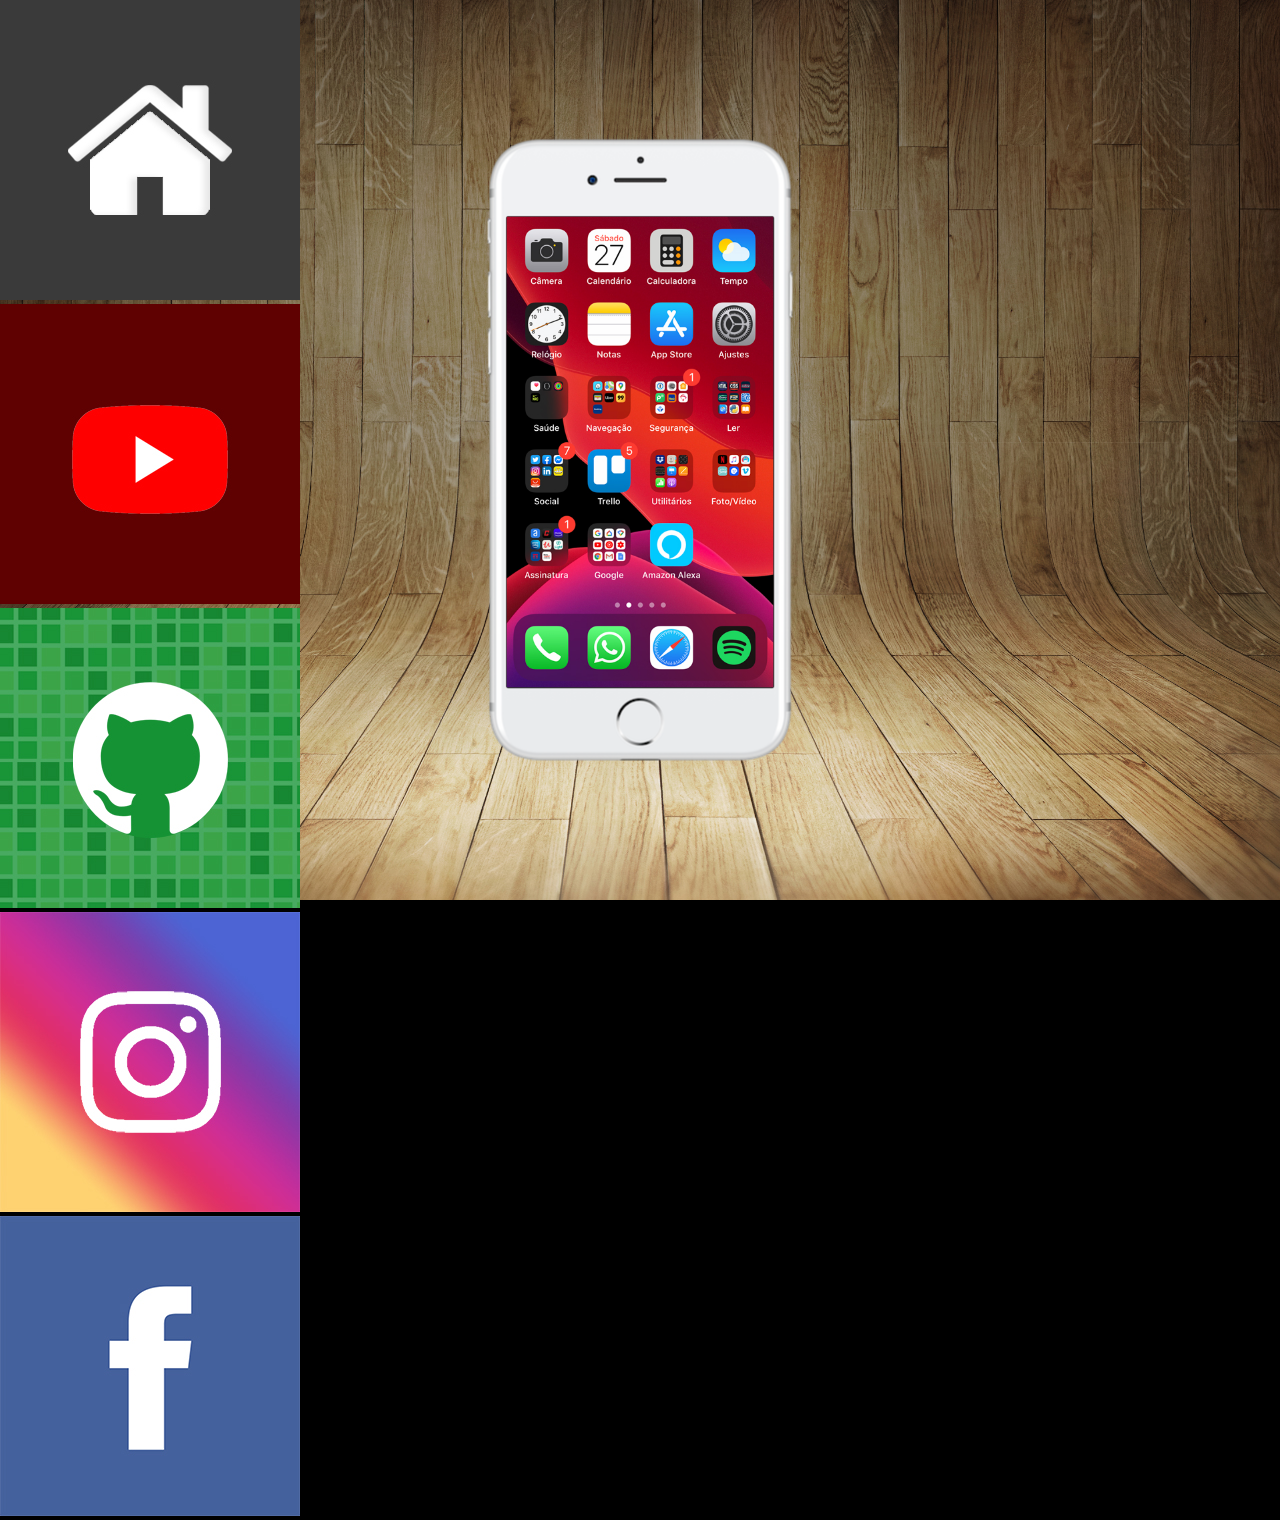
<file: index.html>
<!DOCTYPE html>
<html lang="pt-br">
<head>
    <meta charset="UTF-8">
    <meta name="viewport" content="width=device-width, initial-scale=1.0">
    <link rel="shortcut icon" href="favicon.ico" type="image/x-icon">
    <link rel="stylesheet" href="estilos/style.css">
    <title>Projeto Redes Sociais</title>
</head>
<body>
    <main>
        <section id="telefone">
         <iframe src="home.html" name="tela" id="tela" frameborder="0">
            Seu navegador não é compativel com isso.
         </iframe>
        </section>
        <section id="redes sociais">
        <a href="home.html" target="tela"><img src="imagens/logo-home.jpg" alt="Home"></a><br>
        <a href="youtube.html" target="tela"><img src="imagens/logo-youtube.jpg" alt="Youtube"></a><br>
        <a href="github.html" target="tela"><img src="imagens/logo-github.jpg" alt="GitHub"></a><br>
        <a href="instagram.html" target="tela"><img src="imagens/logo-instagram.jpg" alt="Instagram"></a><br>
        <a href="facebook.html" target="tela"><img src="imagens/logo-facebook.jpg" alt="Facebook"></a>
        </section>
    </main>
</body>
</html>
</file>
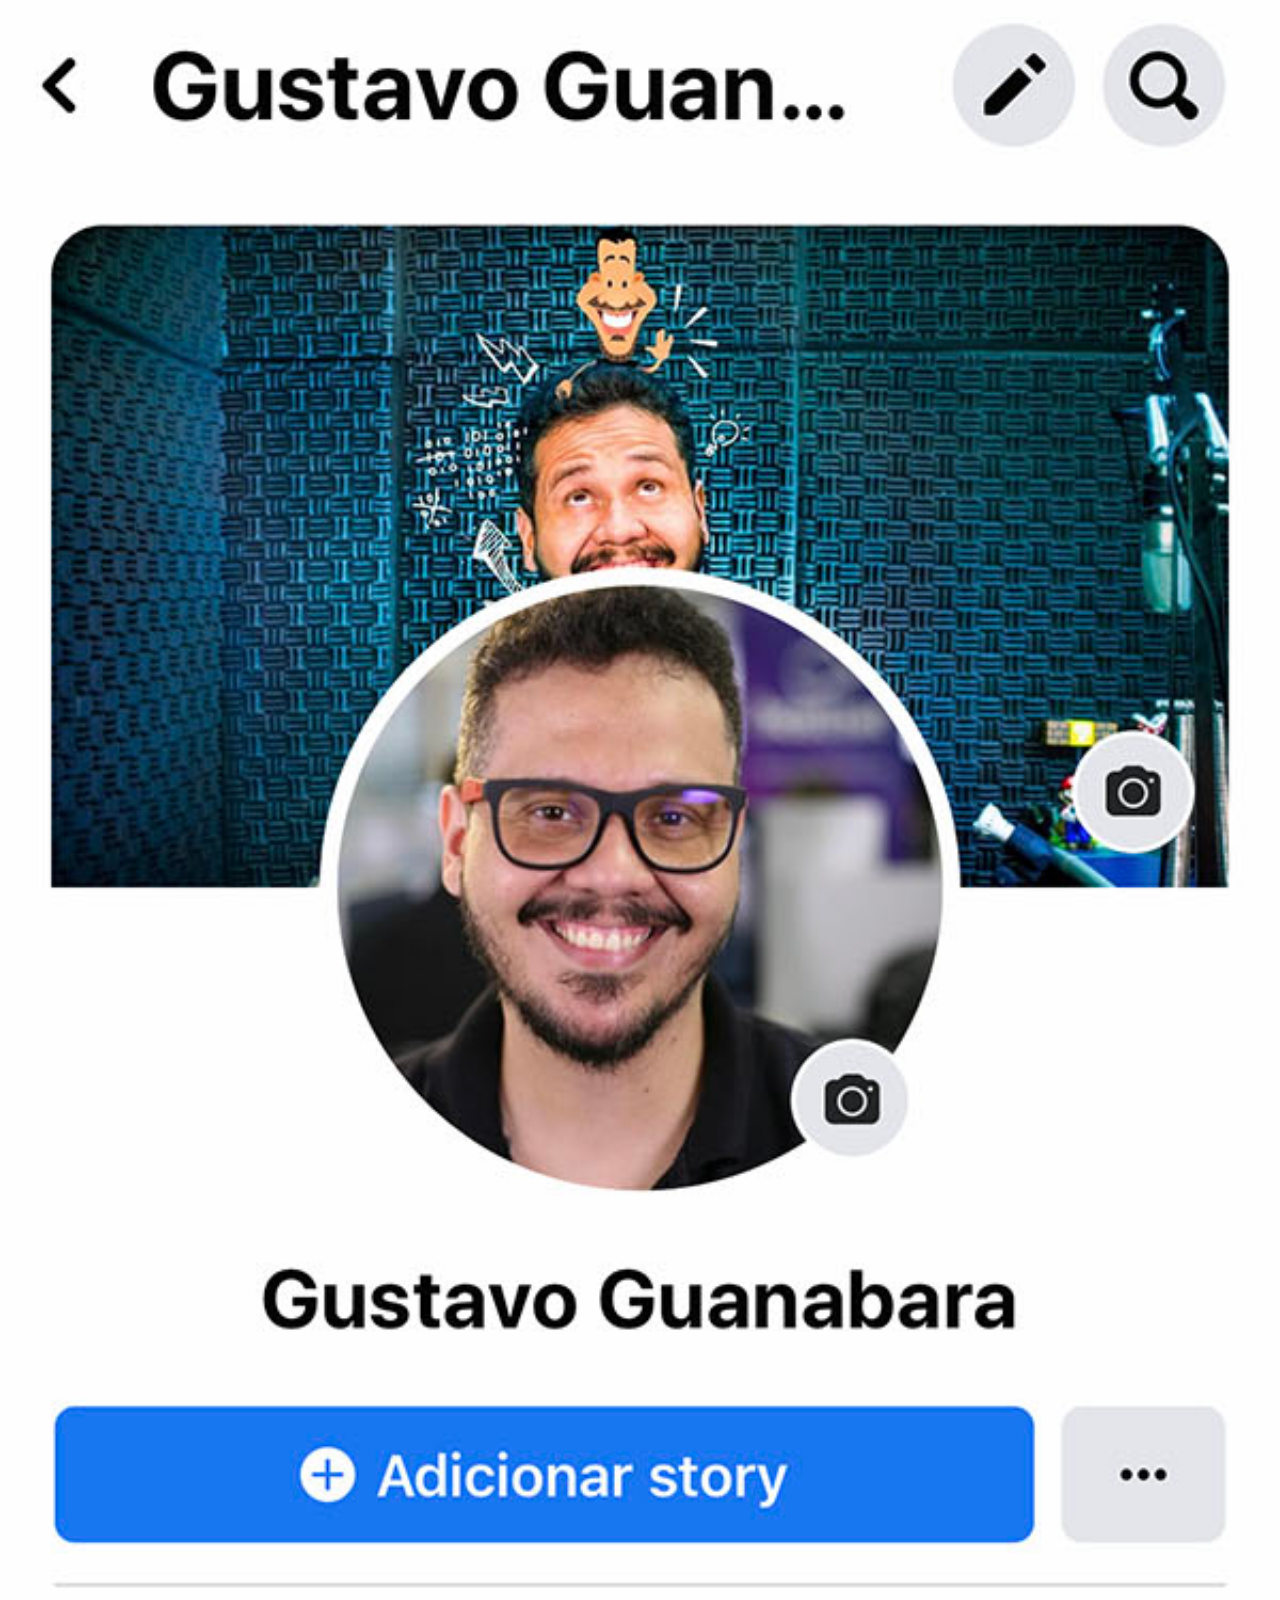
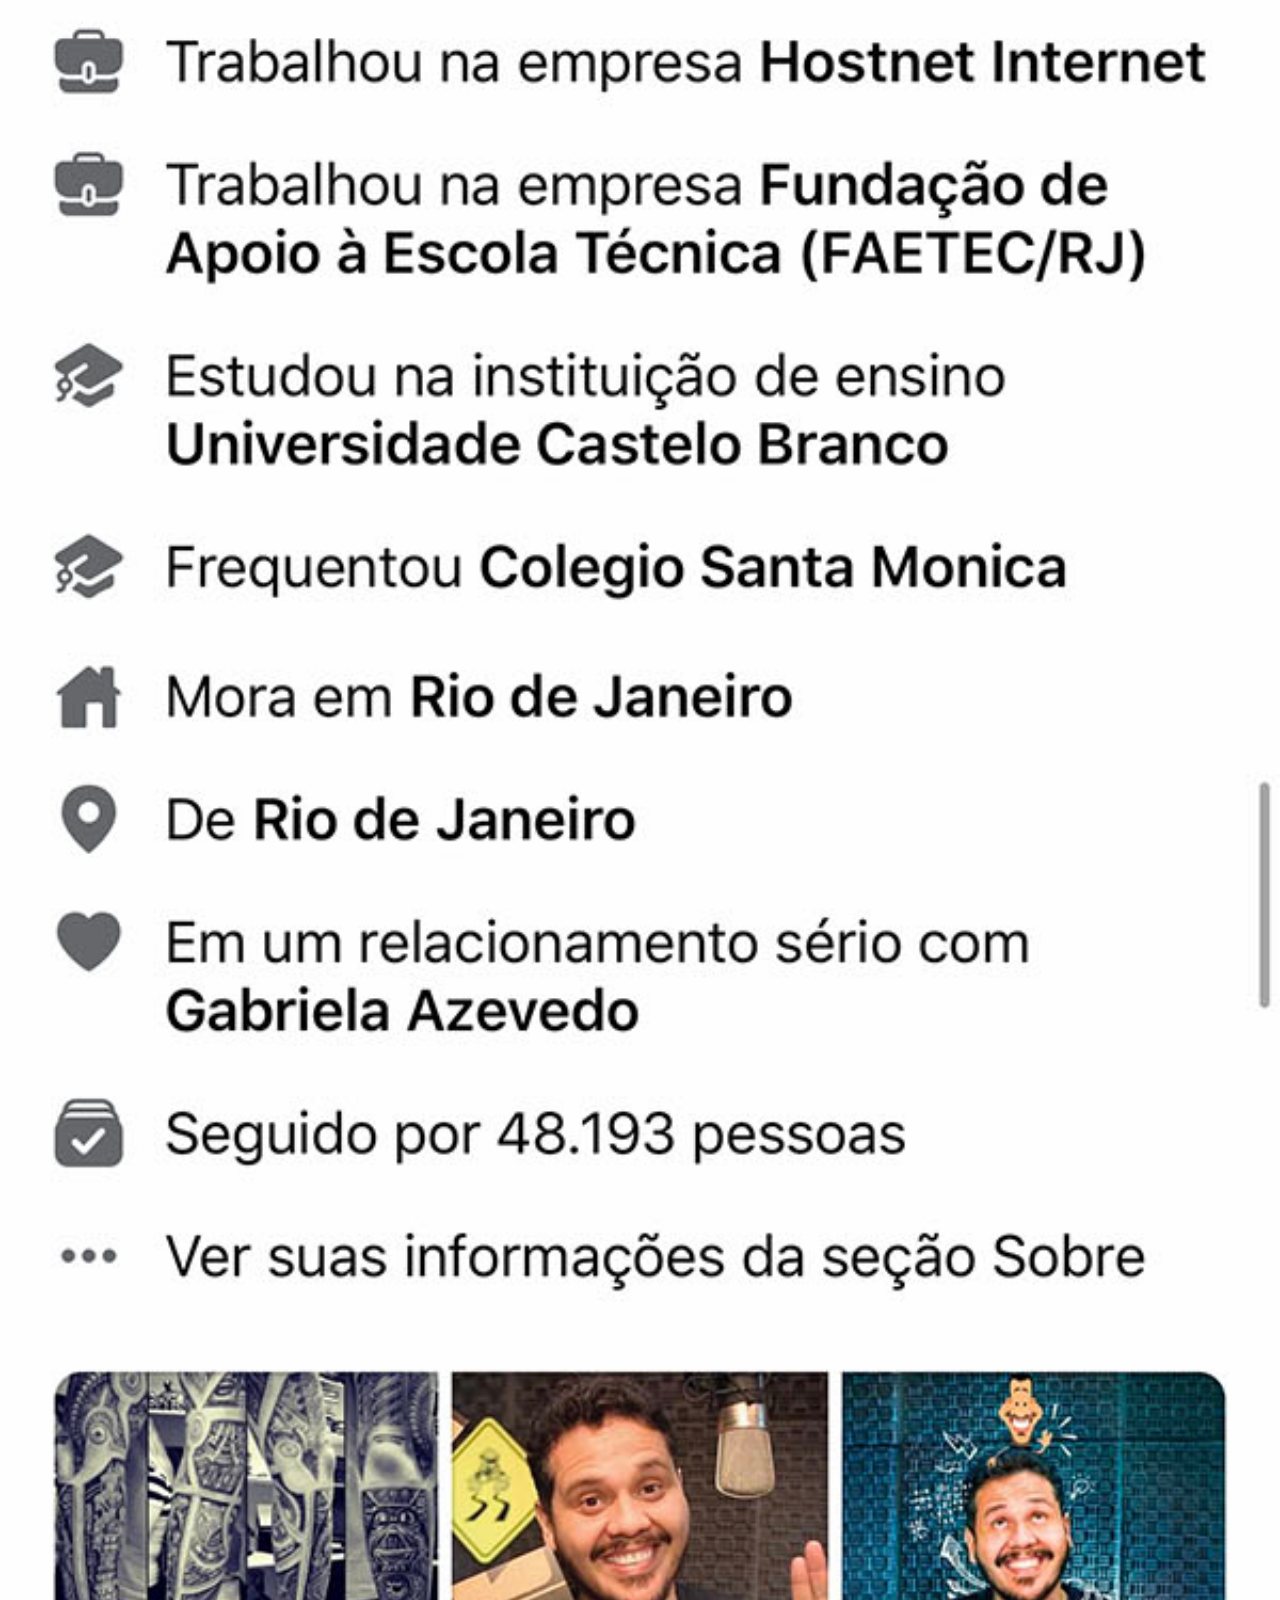
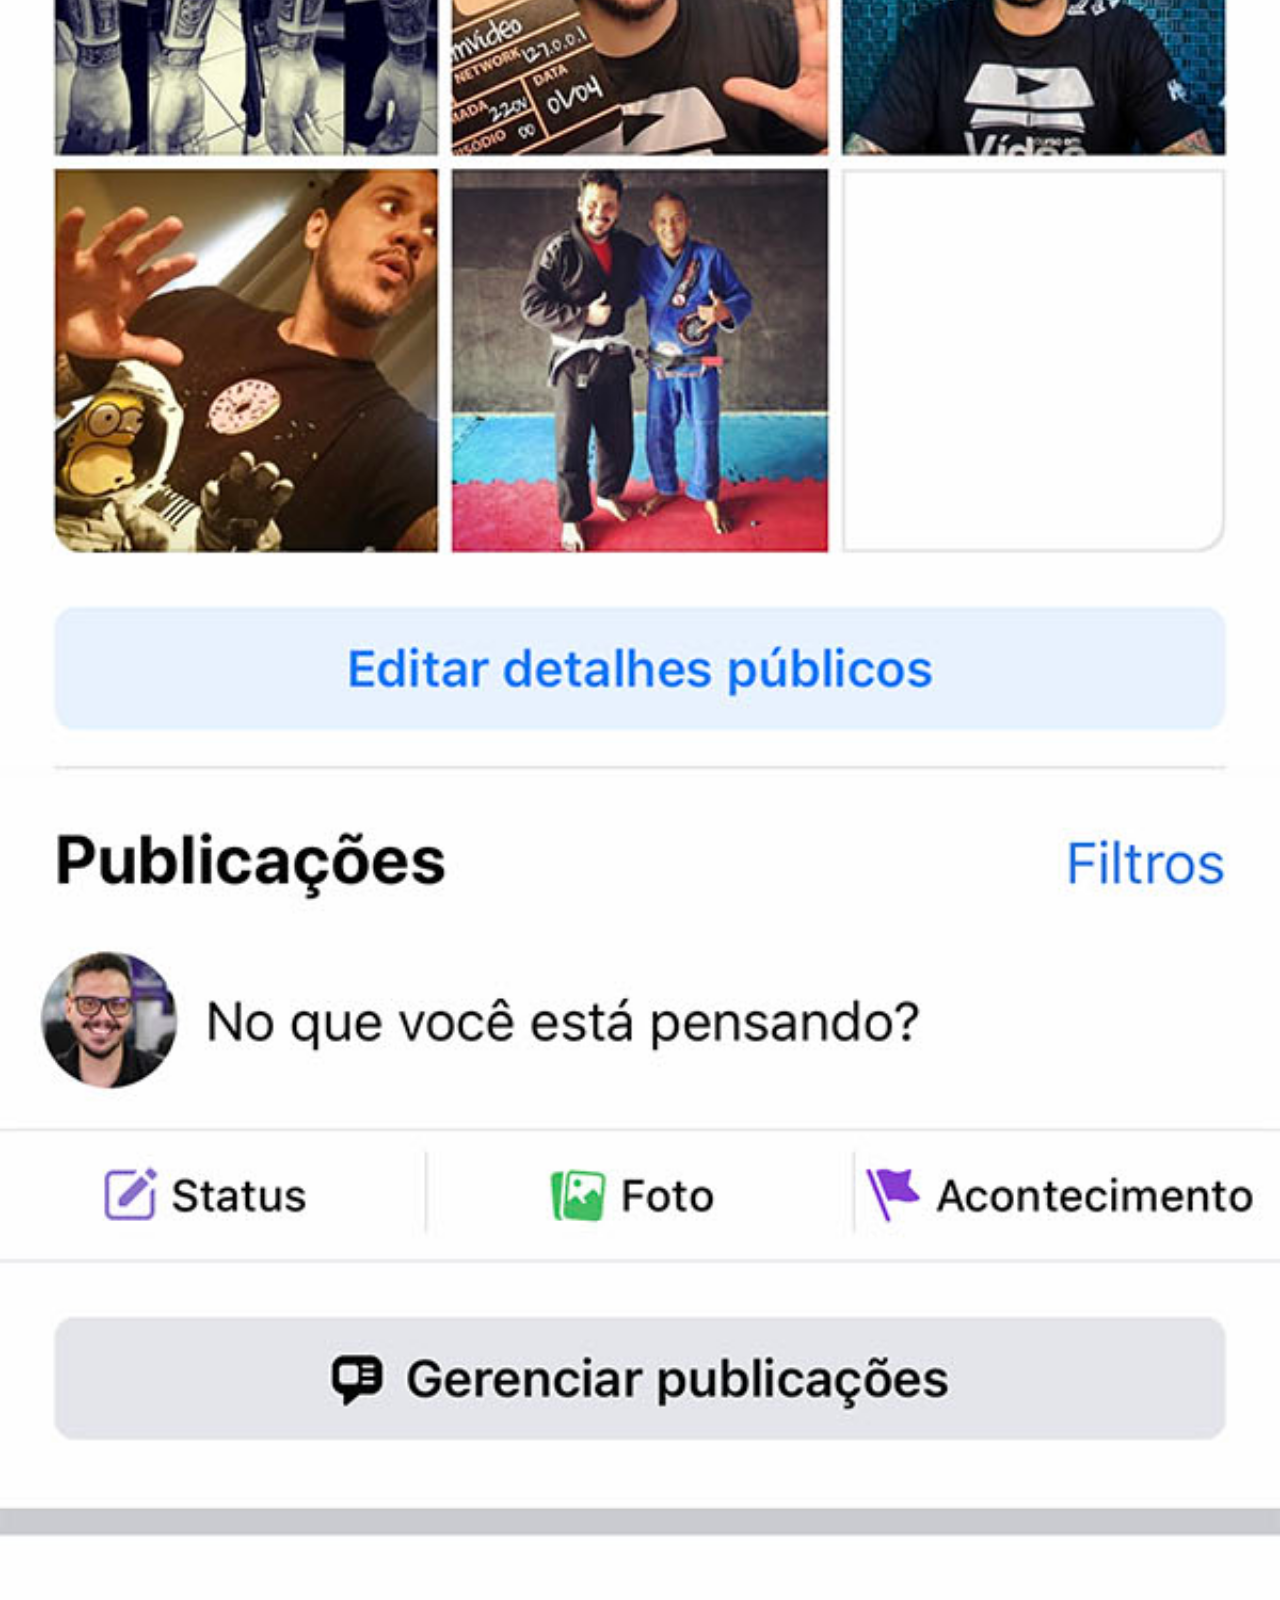
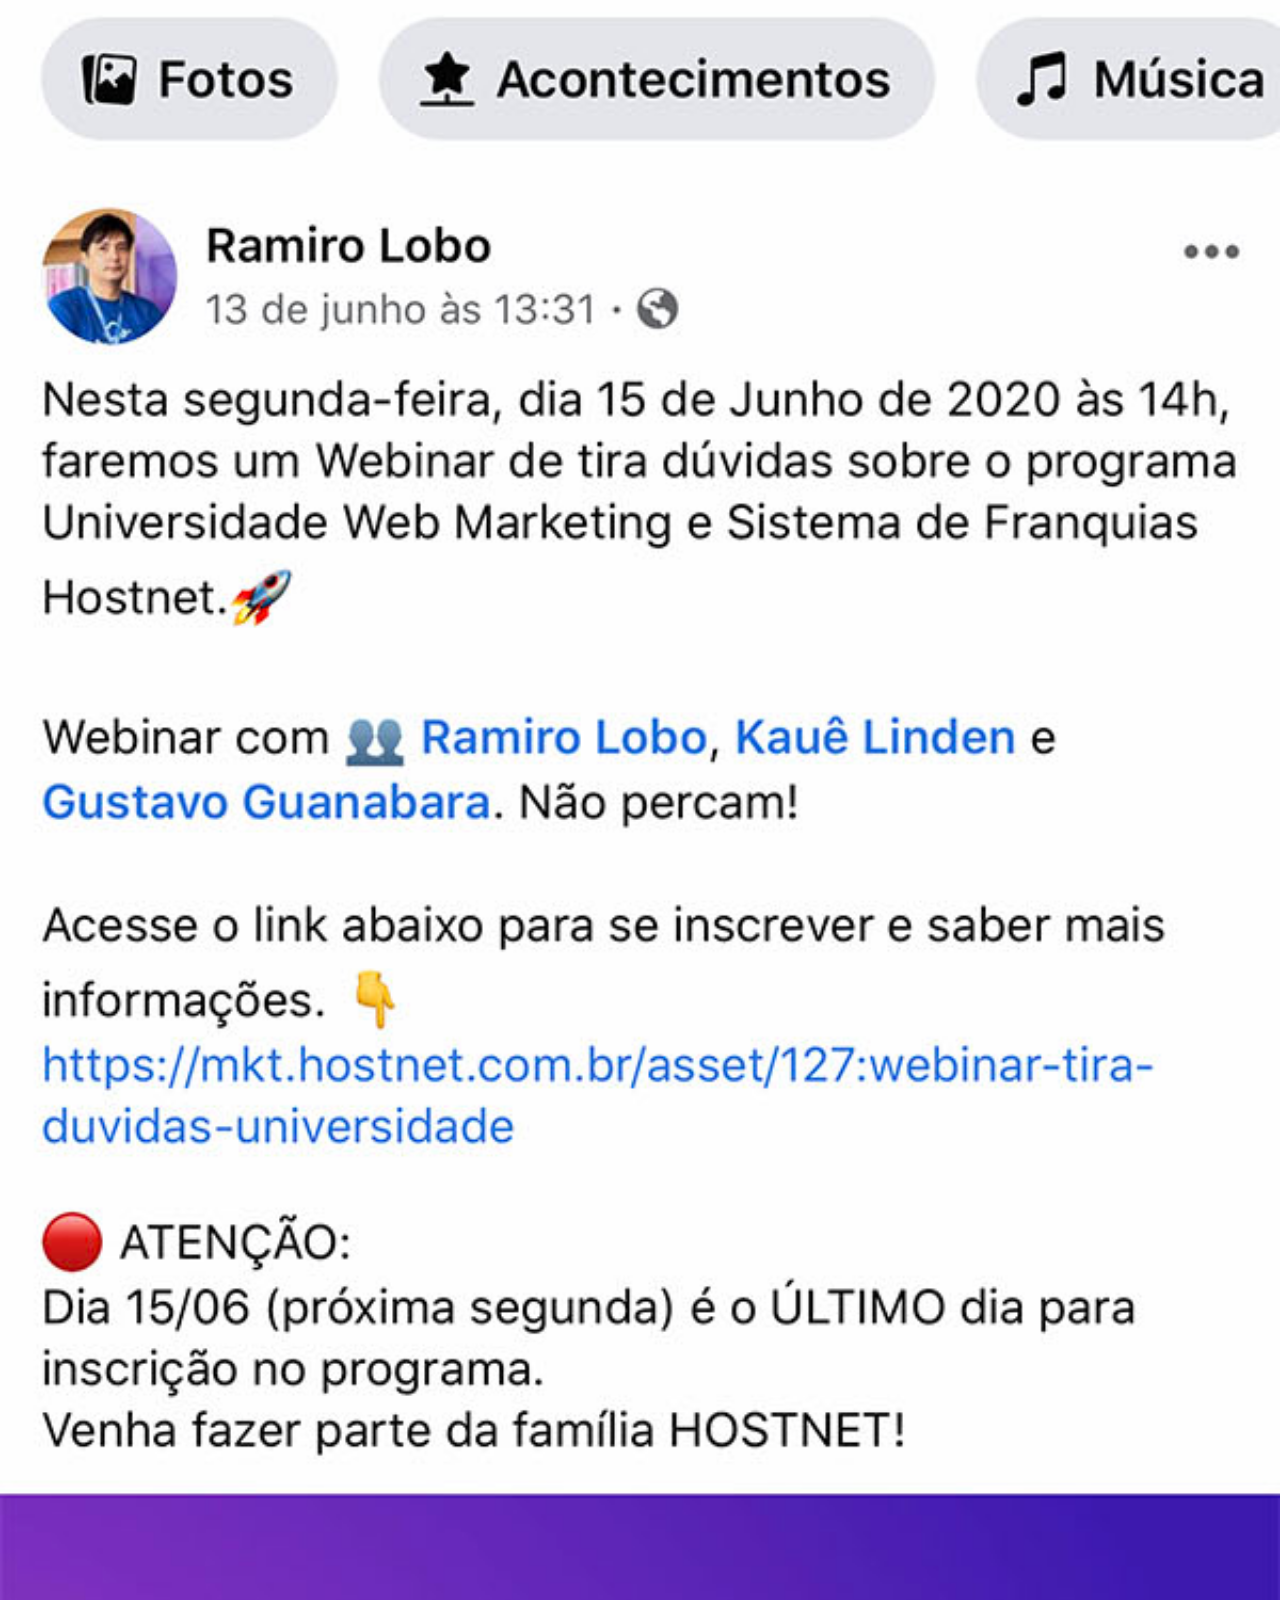
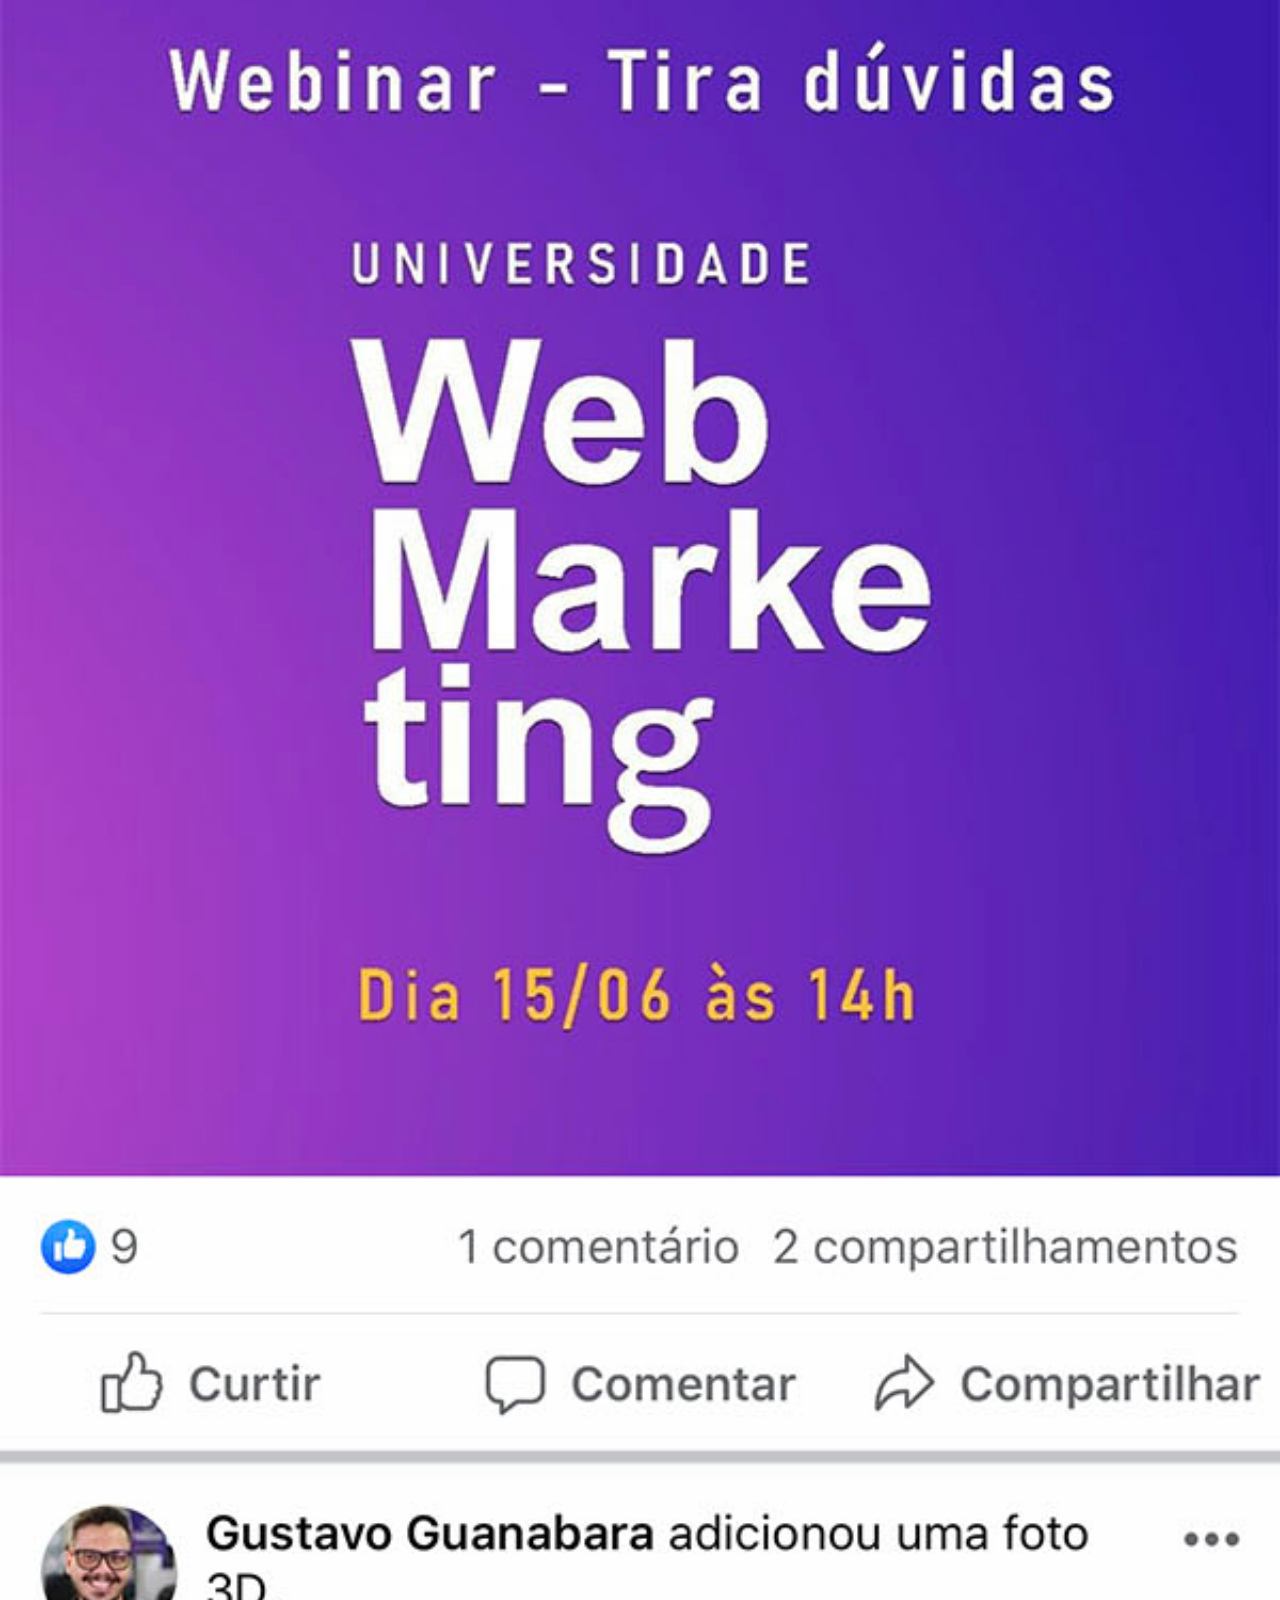
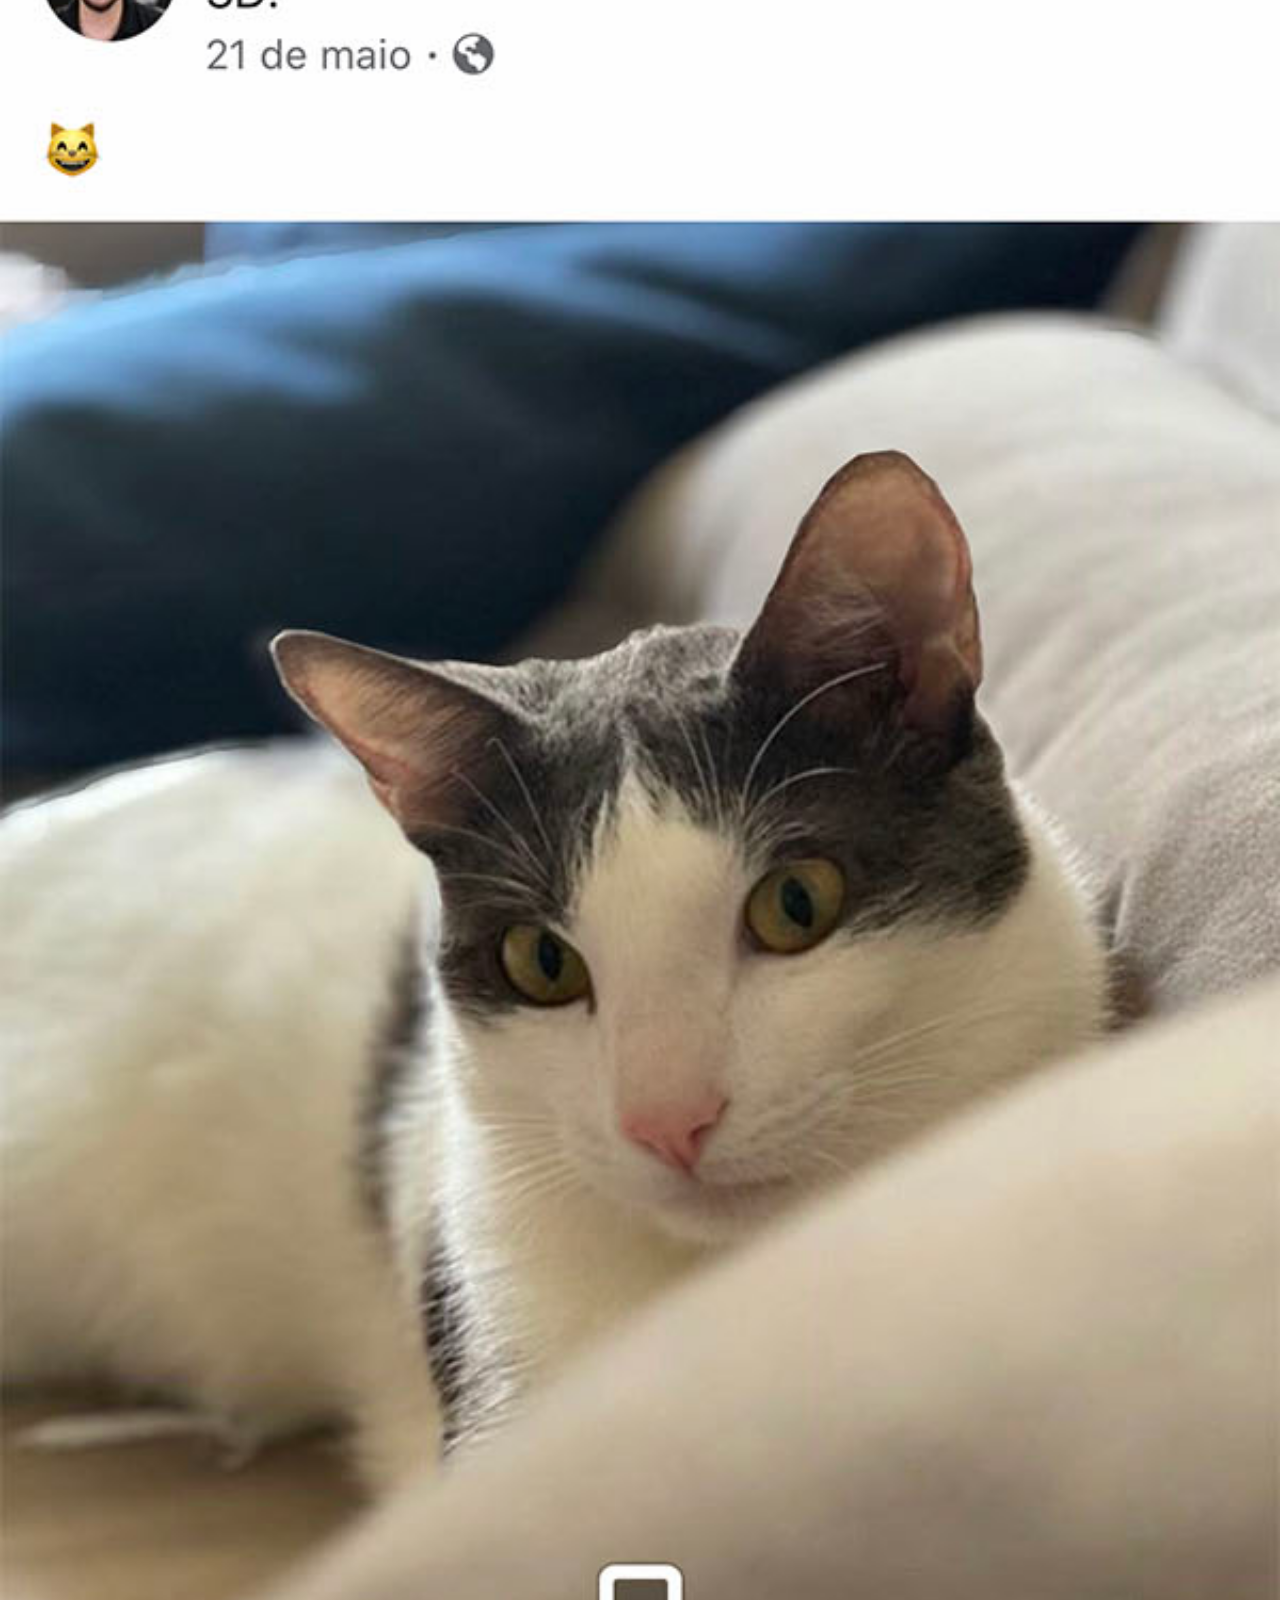
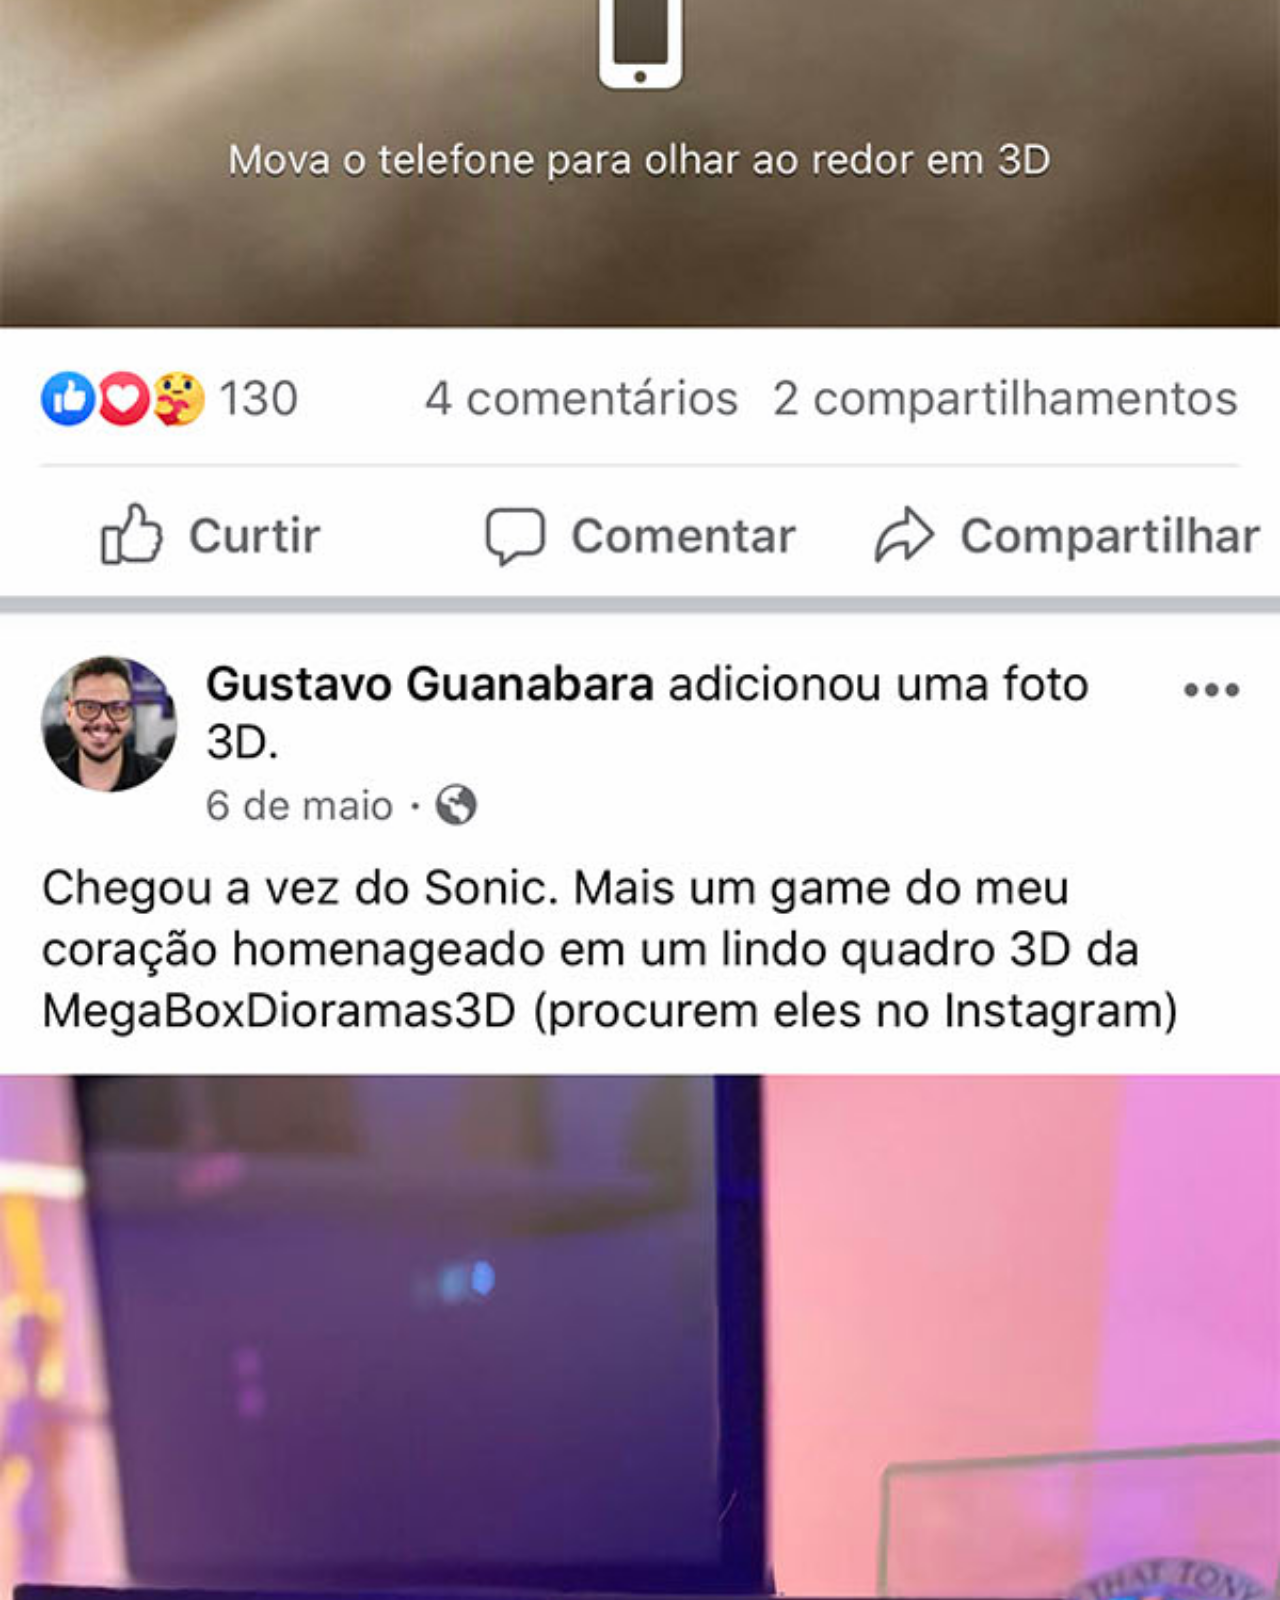
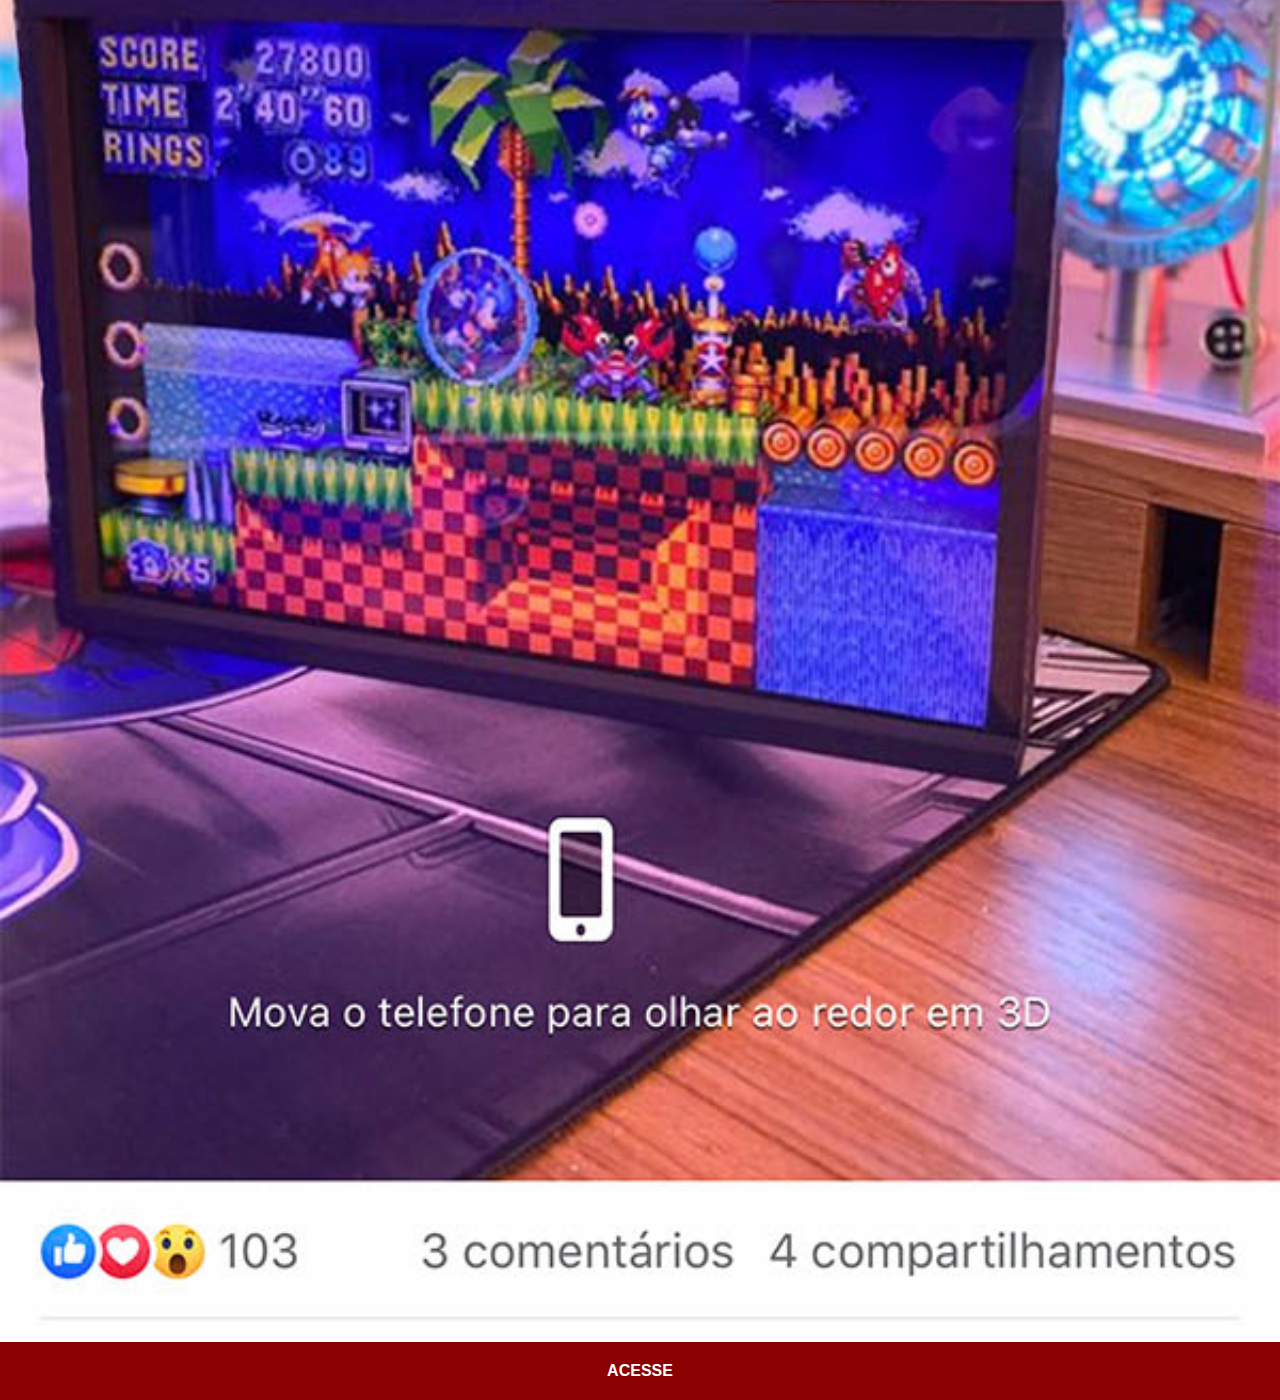
<file: facebook.html>
<!DOCTYPE html>
<html lang="pt-br">
<head>
    <meta charset="UTF-8">
    <meta name="viewport" content="width=device-width, initial-scale=1.0">
    <title>Facebook</title>
    <link rel="stylesheet" href="estilos/social.css">
</head>
<body>
    <img src="imagens/tela-facebook.jpg" alt="Facebook">
    <a href="https://www.facebook.com/?locale=pt_BR" target="_blank">ACESSE</a>
</body>
</html>
</file>
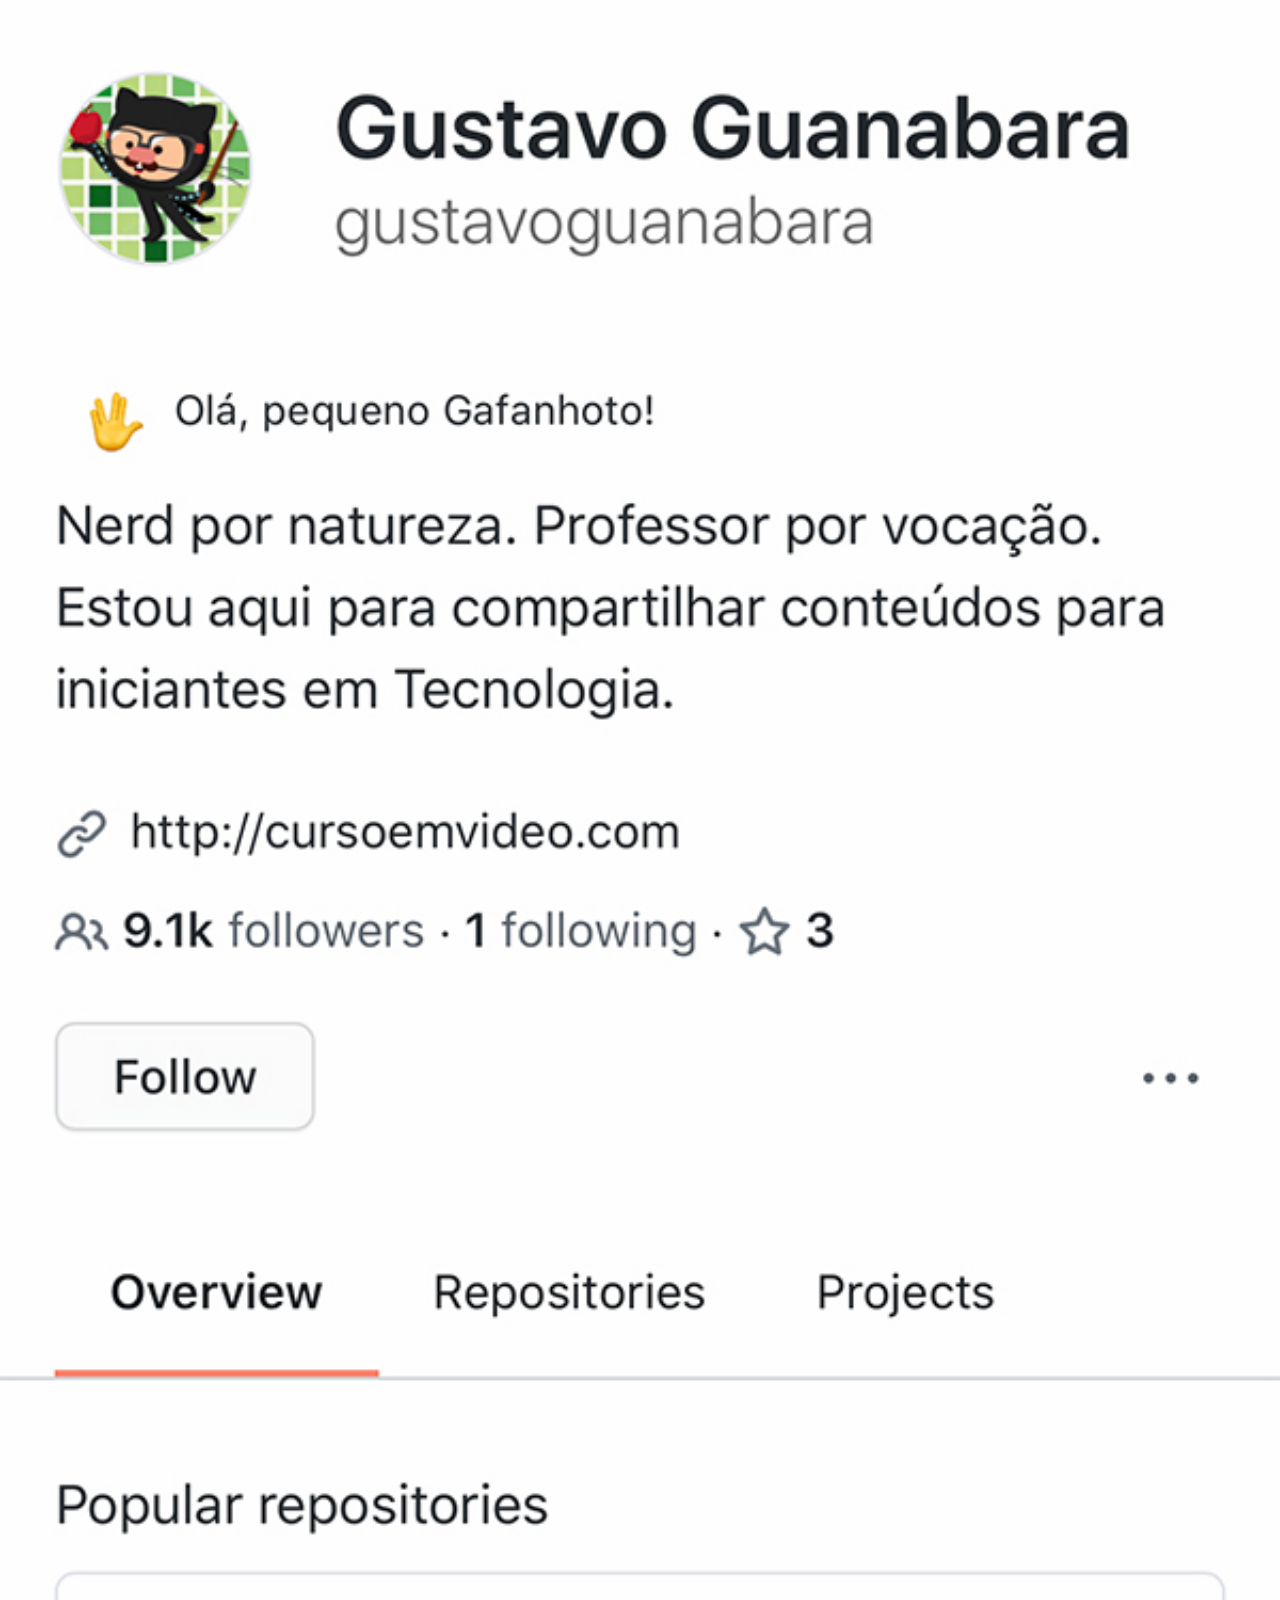
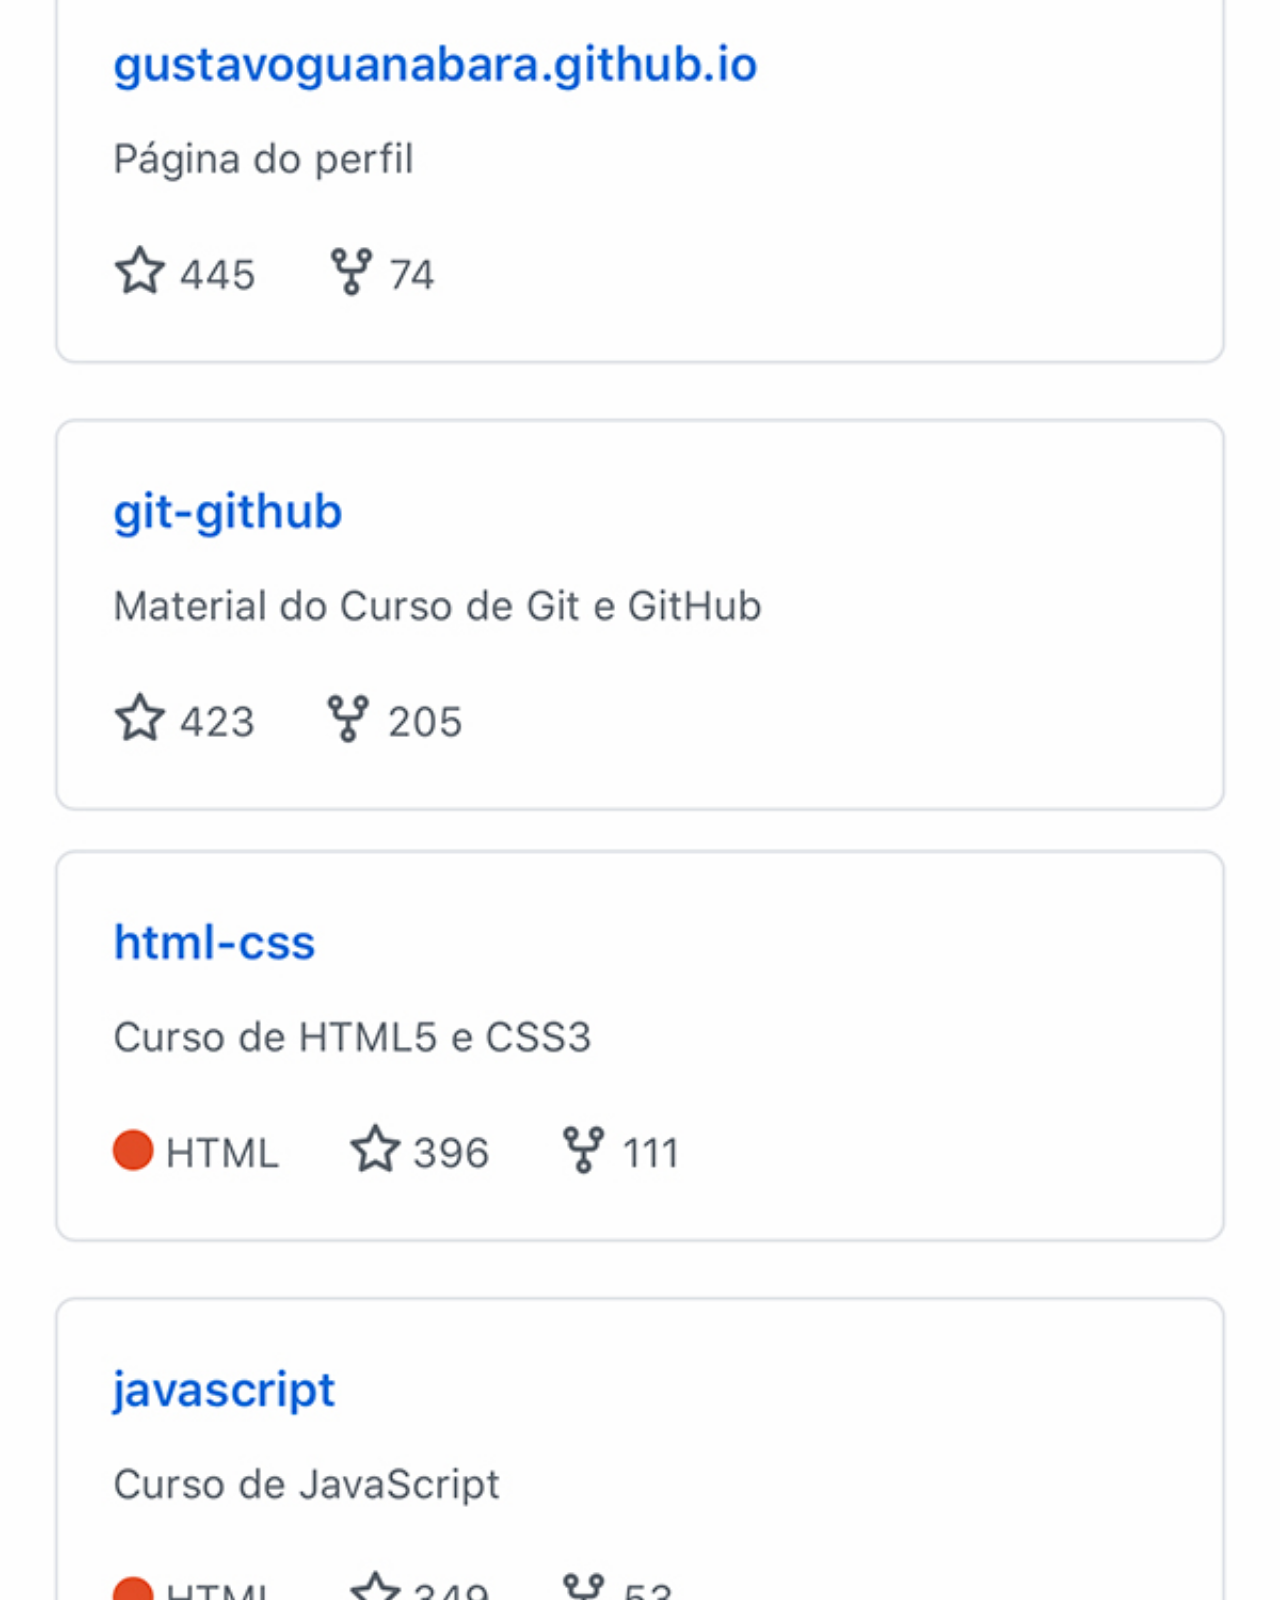
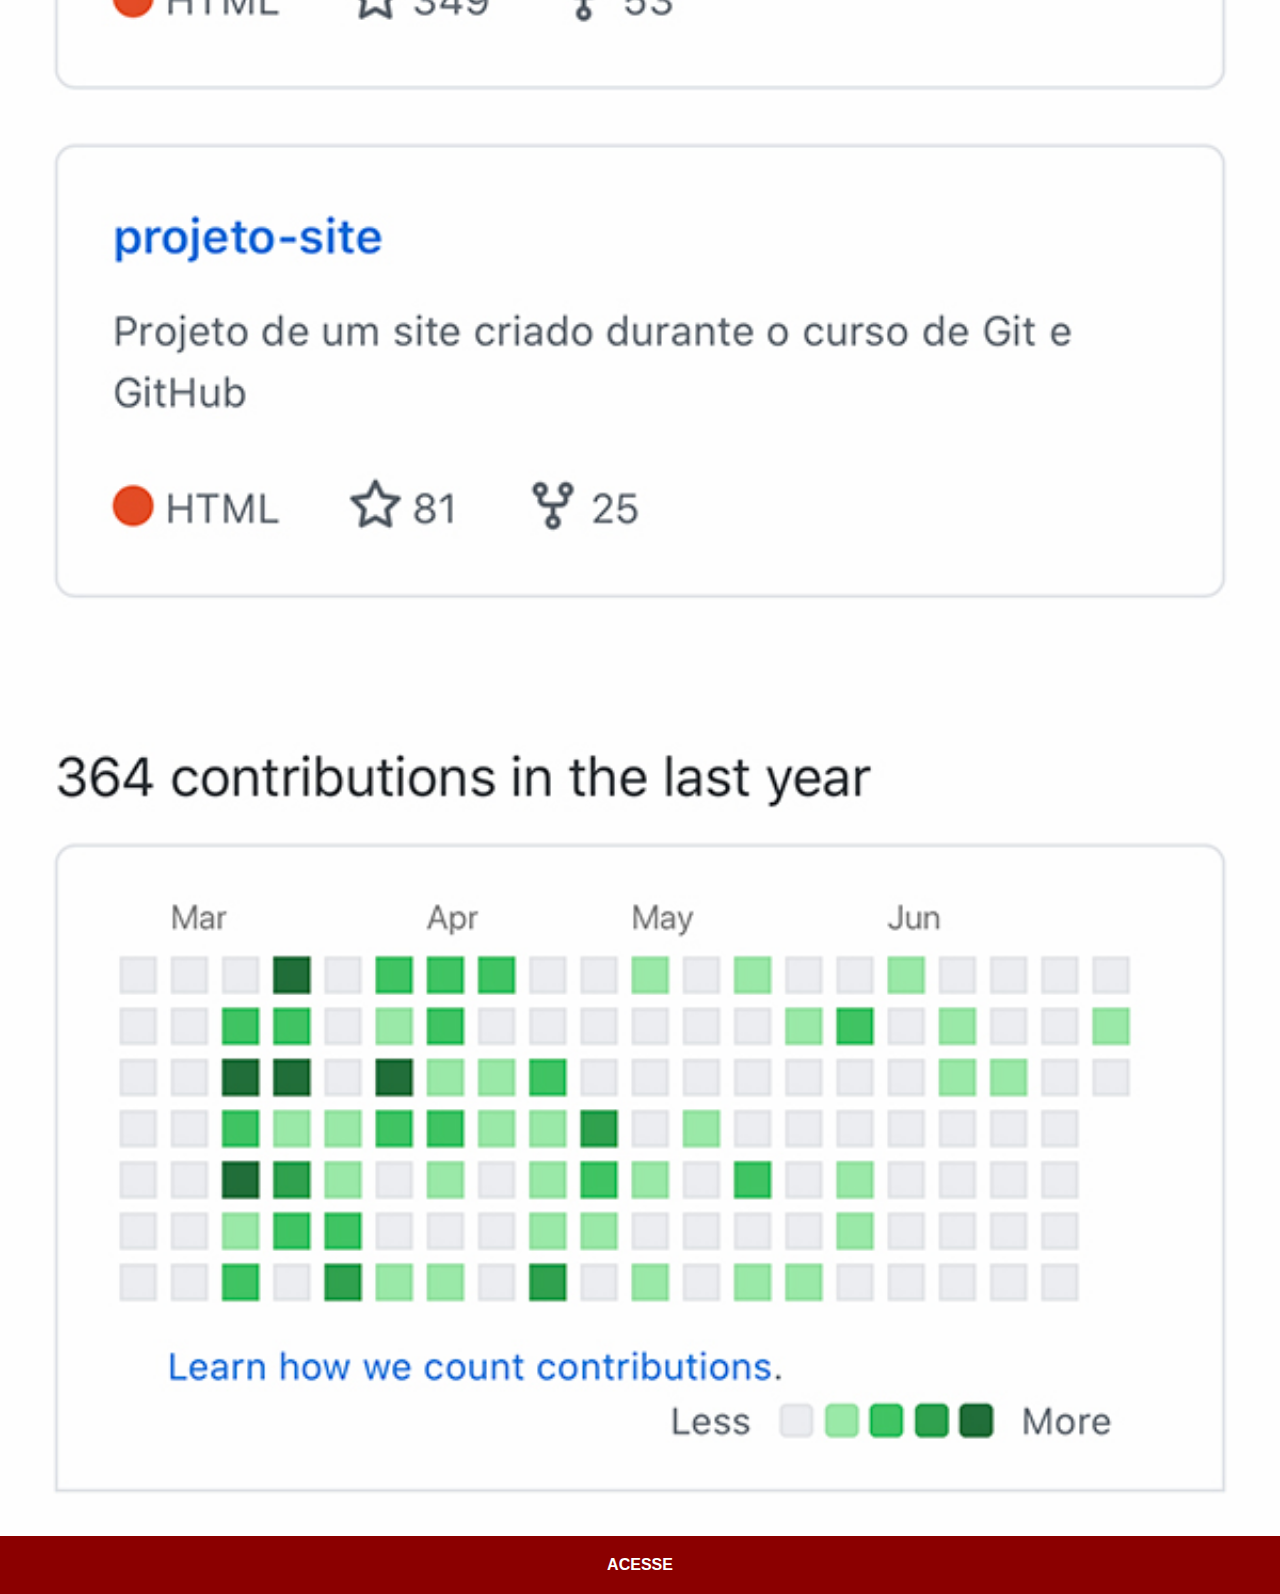
<file: github.html>
<!DOCTYPE html>
<html lang="pt-br">
<head>
    <meta charset="UTF-8">
    <meta name="viewport" content="width=device-width, initial-scale=1.0">
    <title>GitHub</title>
    <link rel="stylesheet" href="estilos/social.css">
</head>
<body>
    <img src="imagens/tela-github.jpg" alt="GitHub">
    <a href="https://github.com/Samuel-Mateus" target="_blank">ACESSE</a>
</body>
</html>
</file>
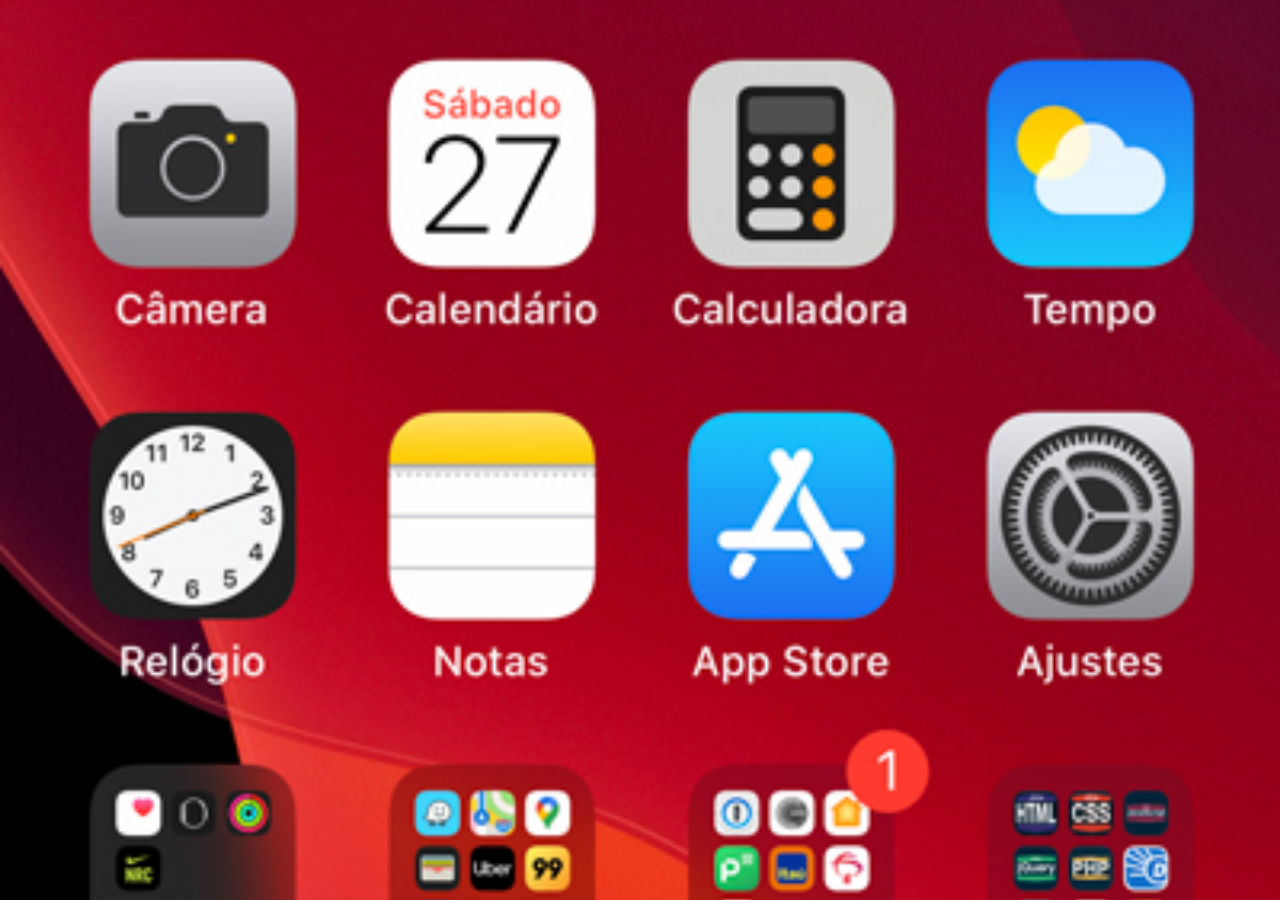
<file: home.html>
<!DOCTYPE html>
<html lang="pt-br">
<head>
    <meta charset="UTF-8">
    <meta name="viewport" content="width=device-width, initial-scale=1.0">
    <title>Home</title>
</head>
<style>
    *{
        margin: 0px;
        padding: 0px;
    }

    body{
        width: 100vw;
        height: 100vh;
        background: black url('imagens/tela-home.jpg') no-repeat top center;
        background-size: cover;
    }
</style>
<body>
    
</body>
</html>
</file>
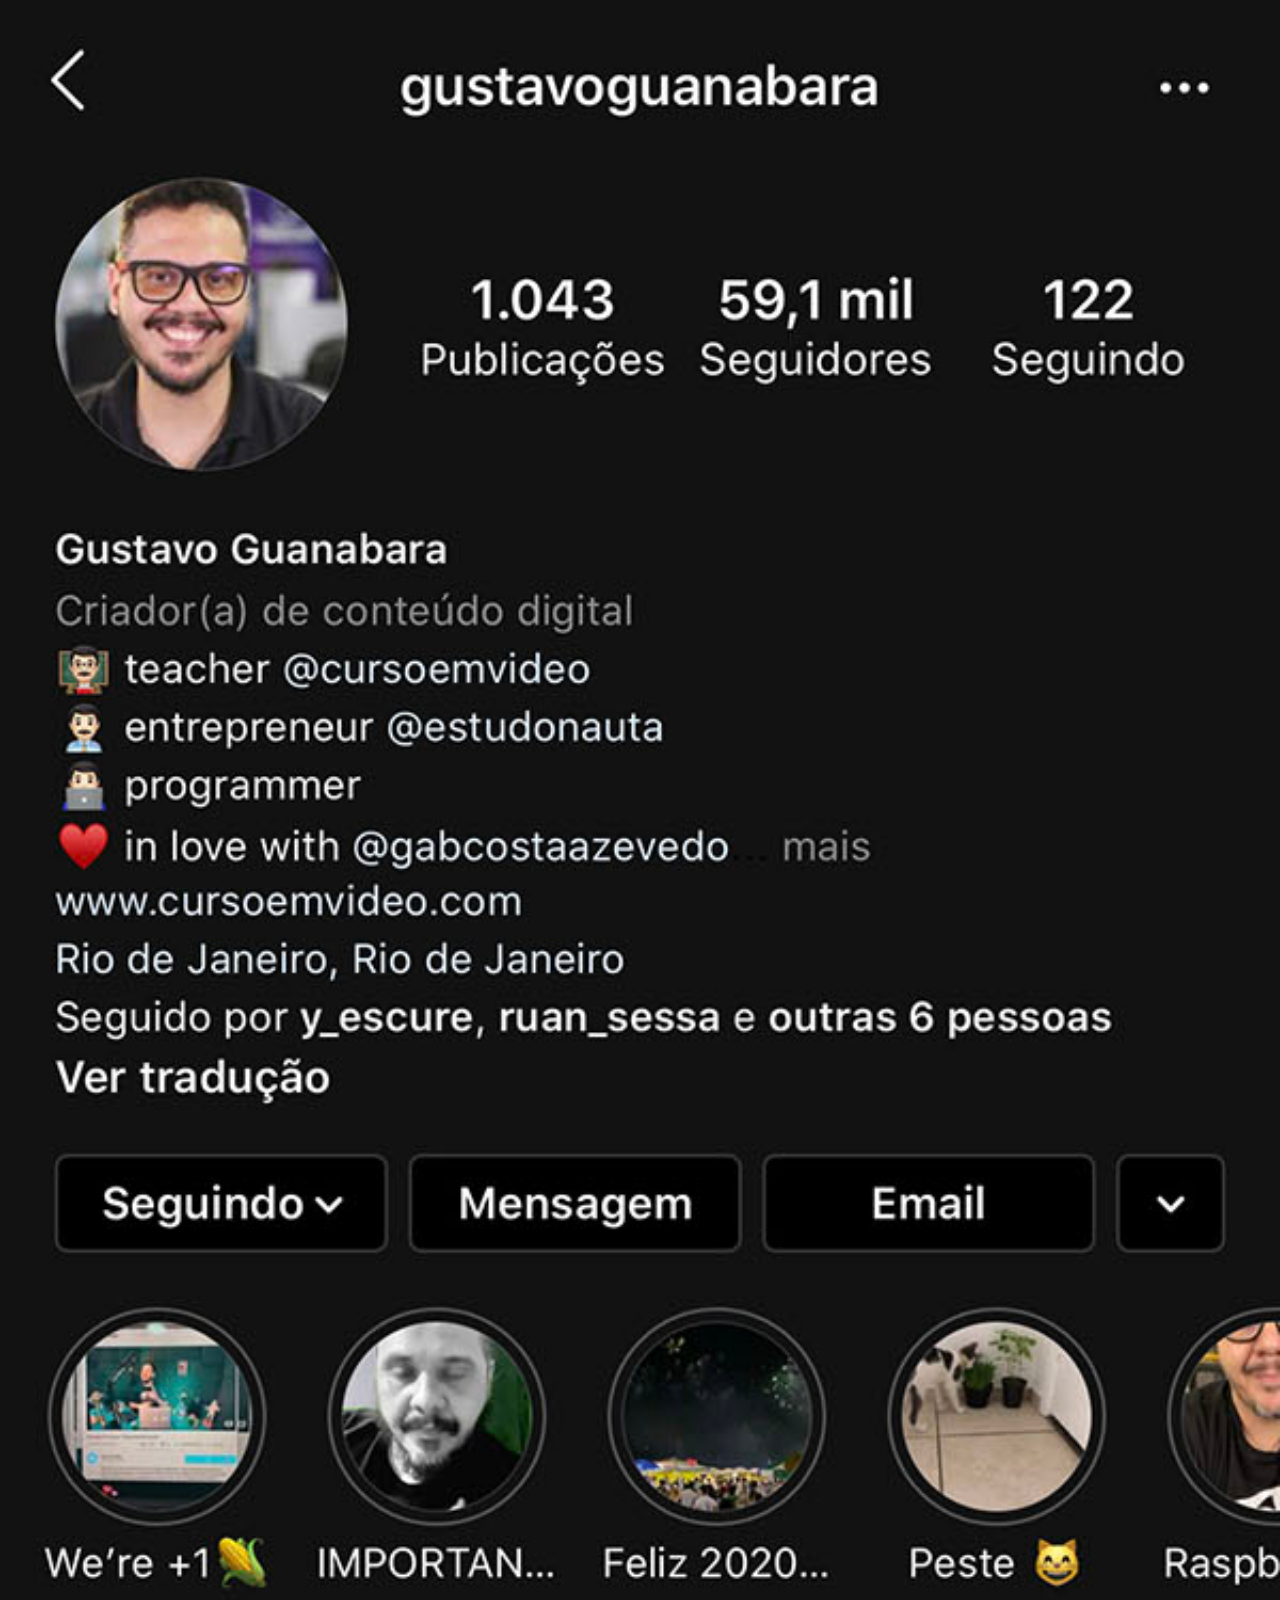
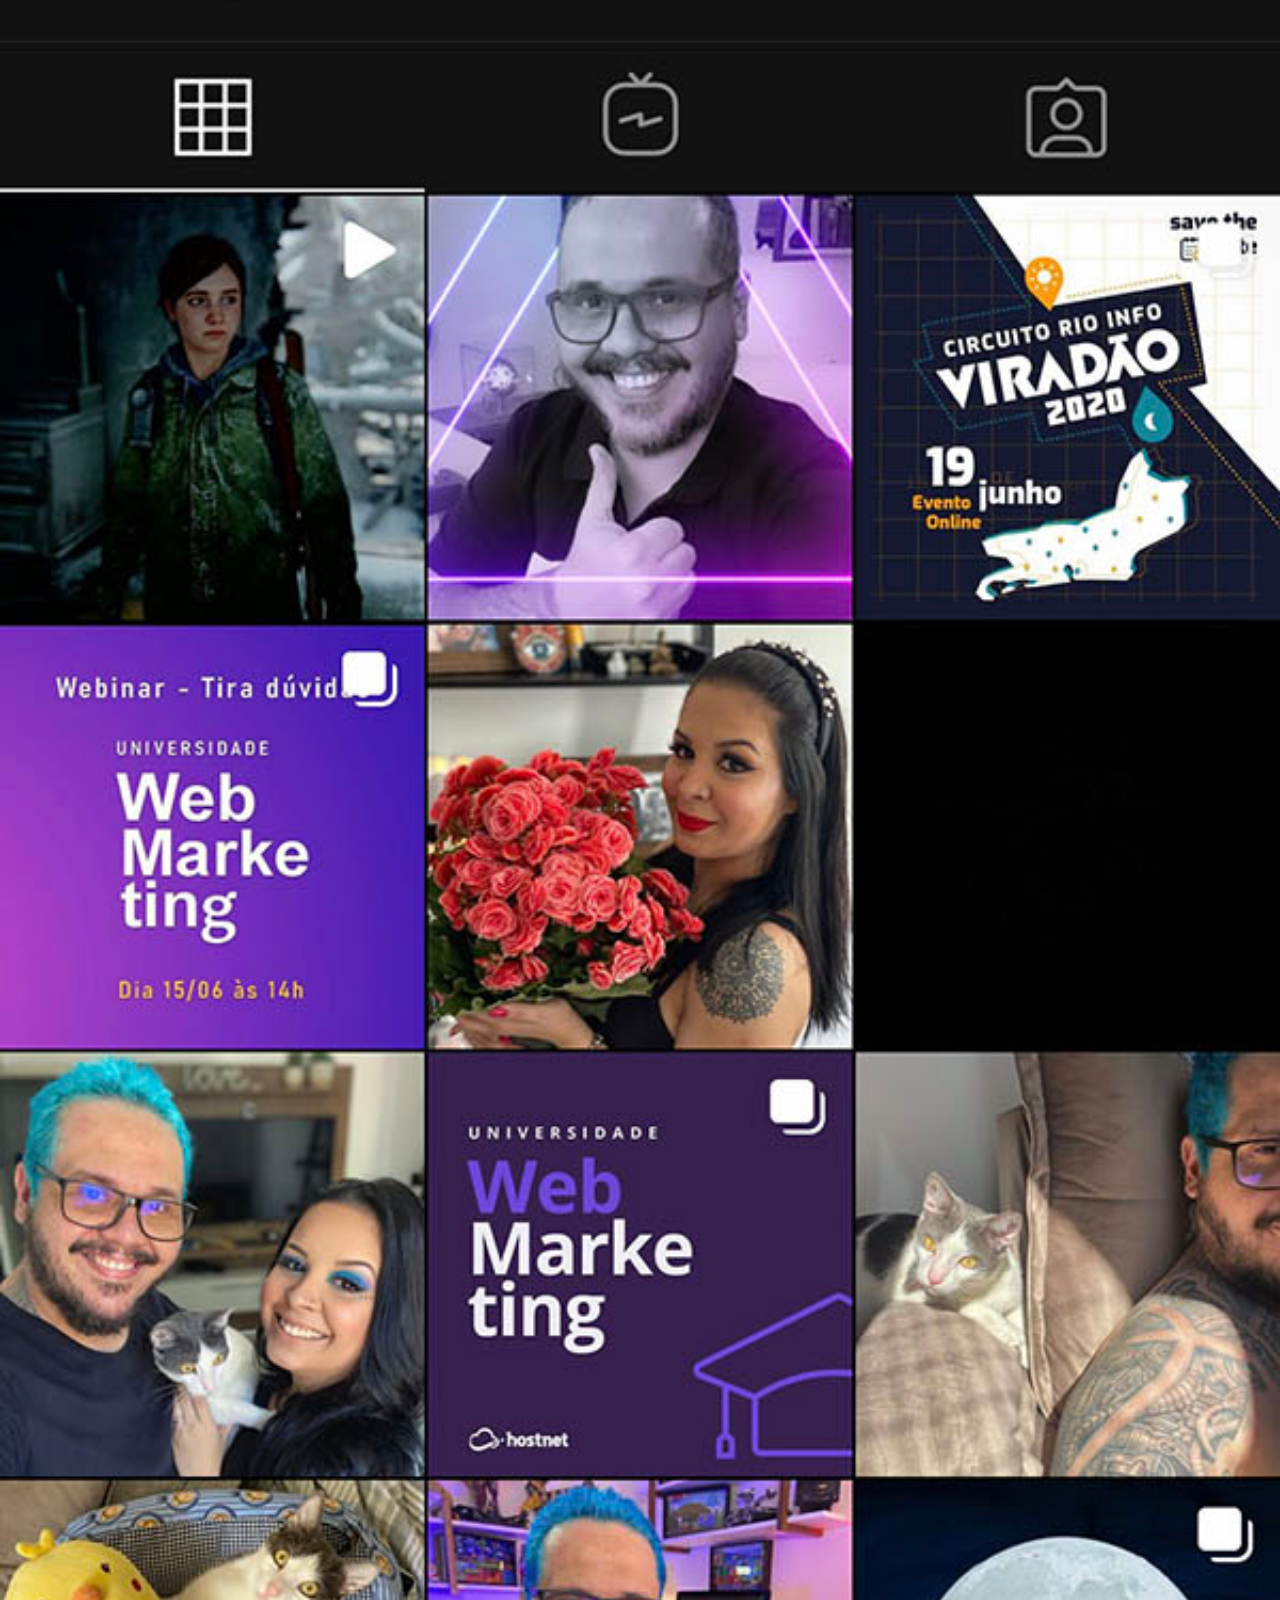
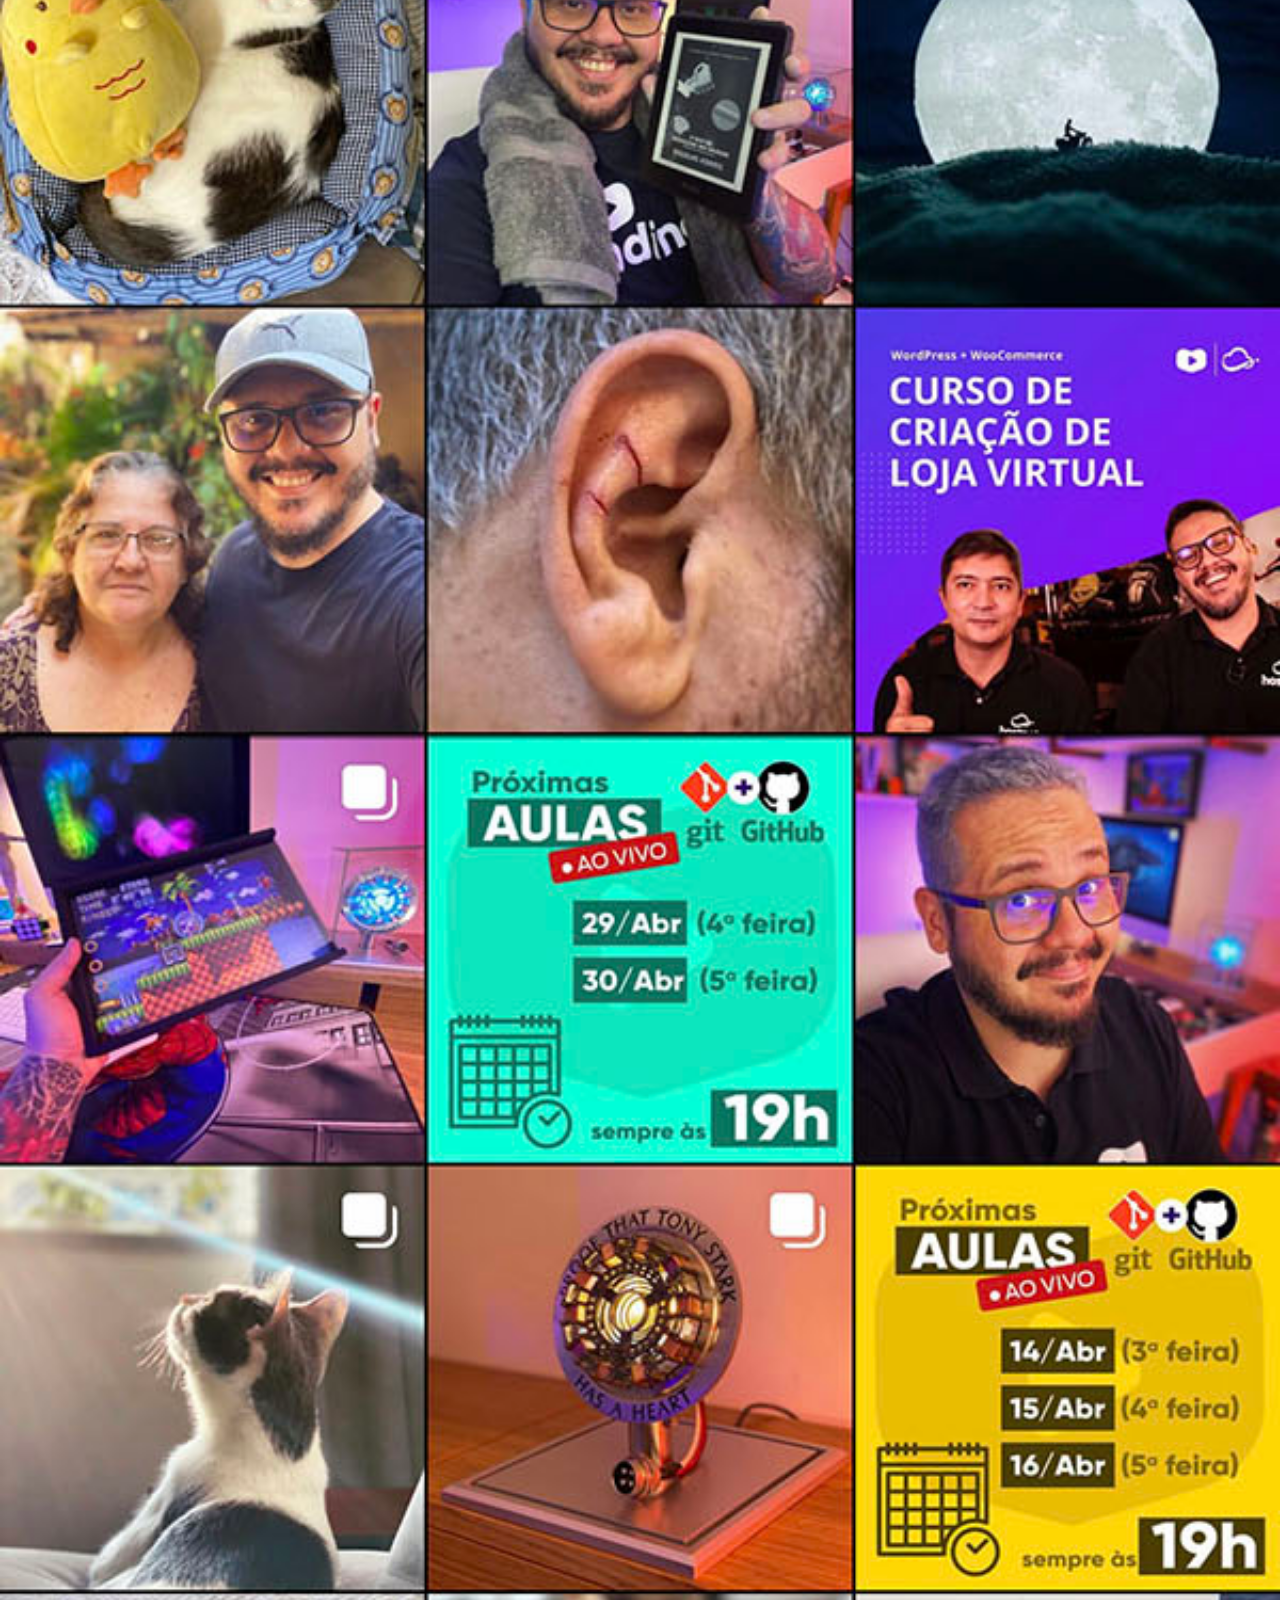
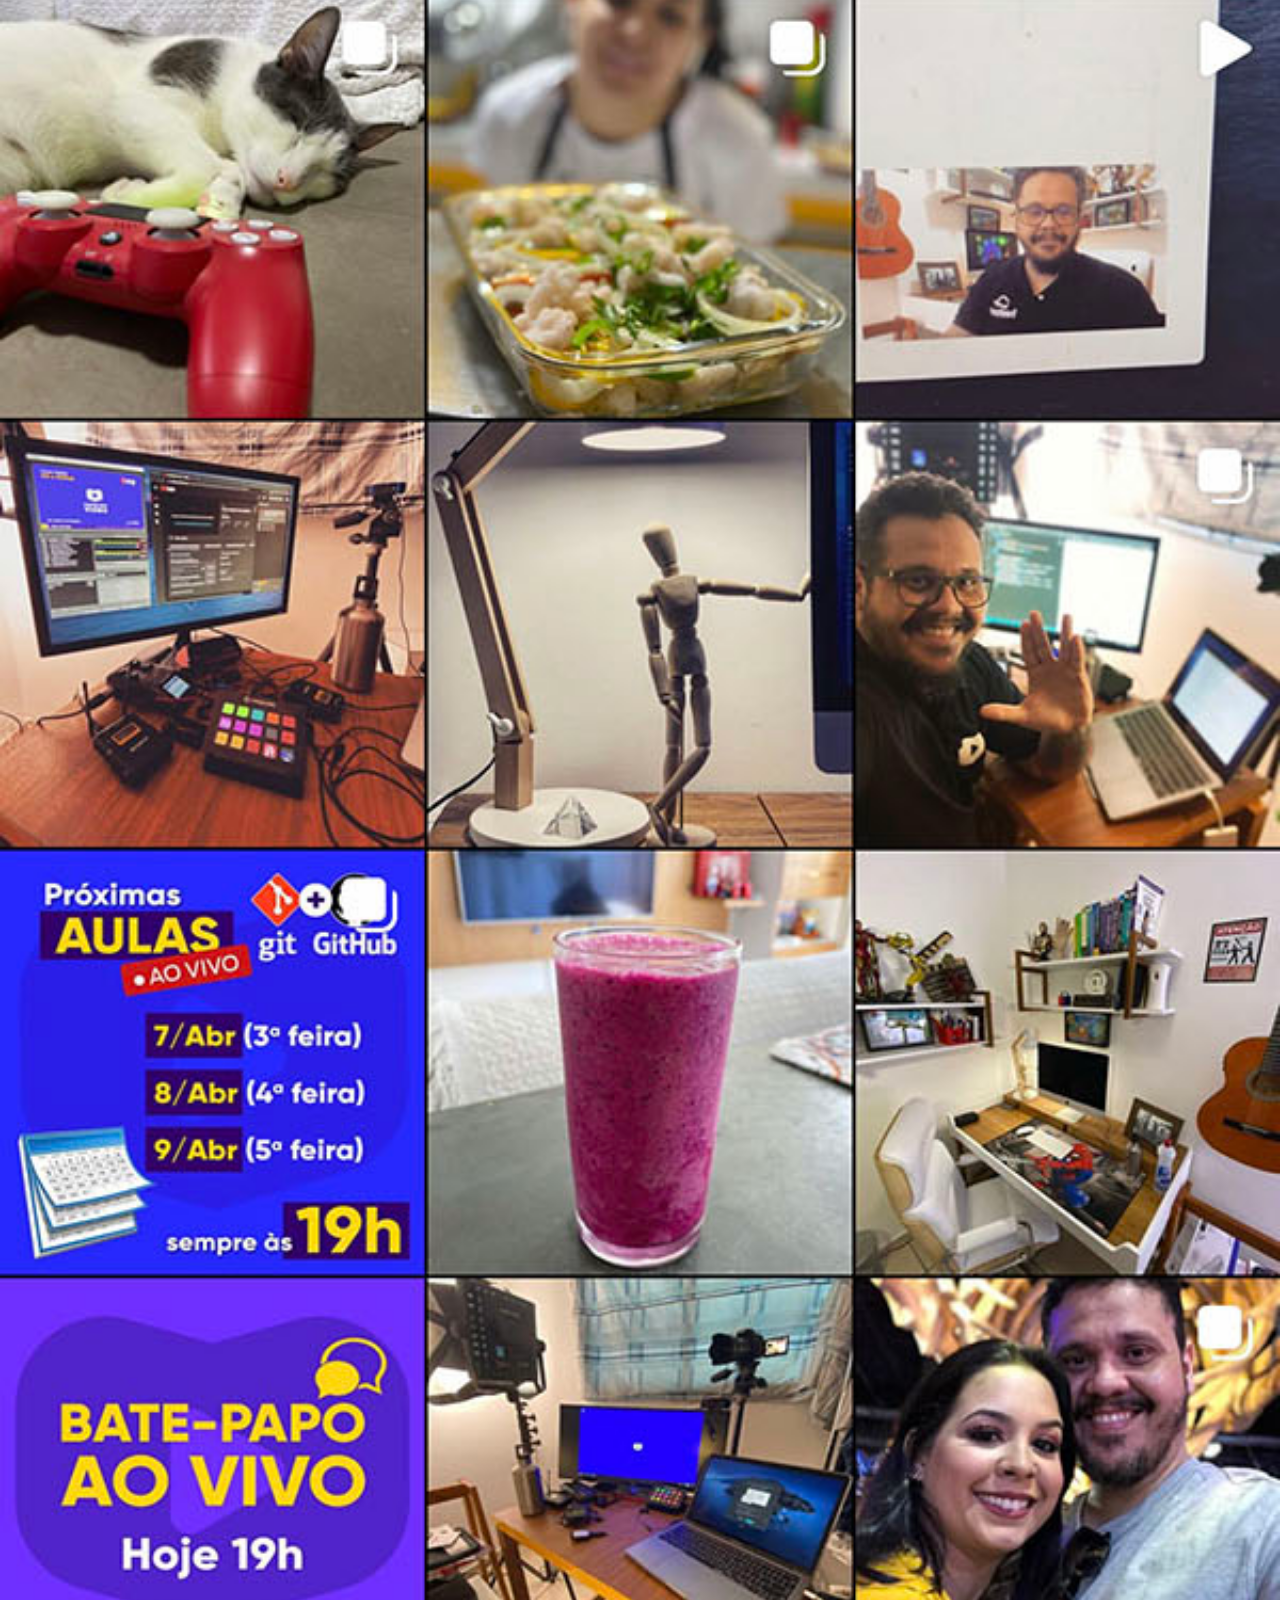
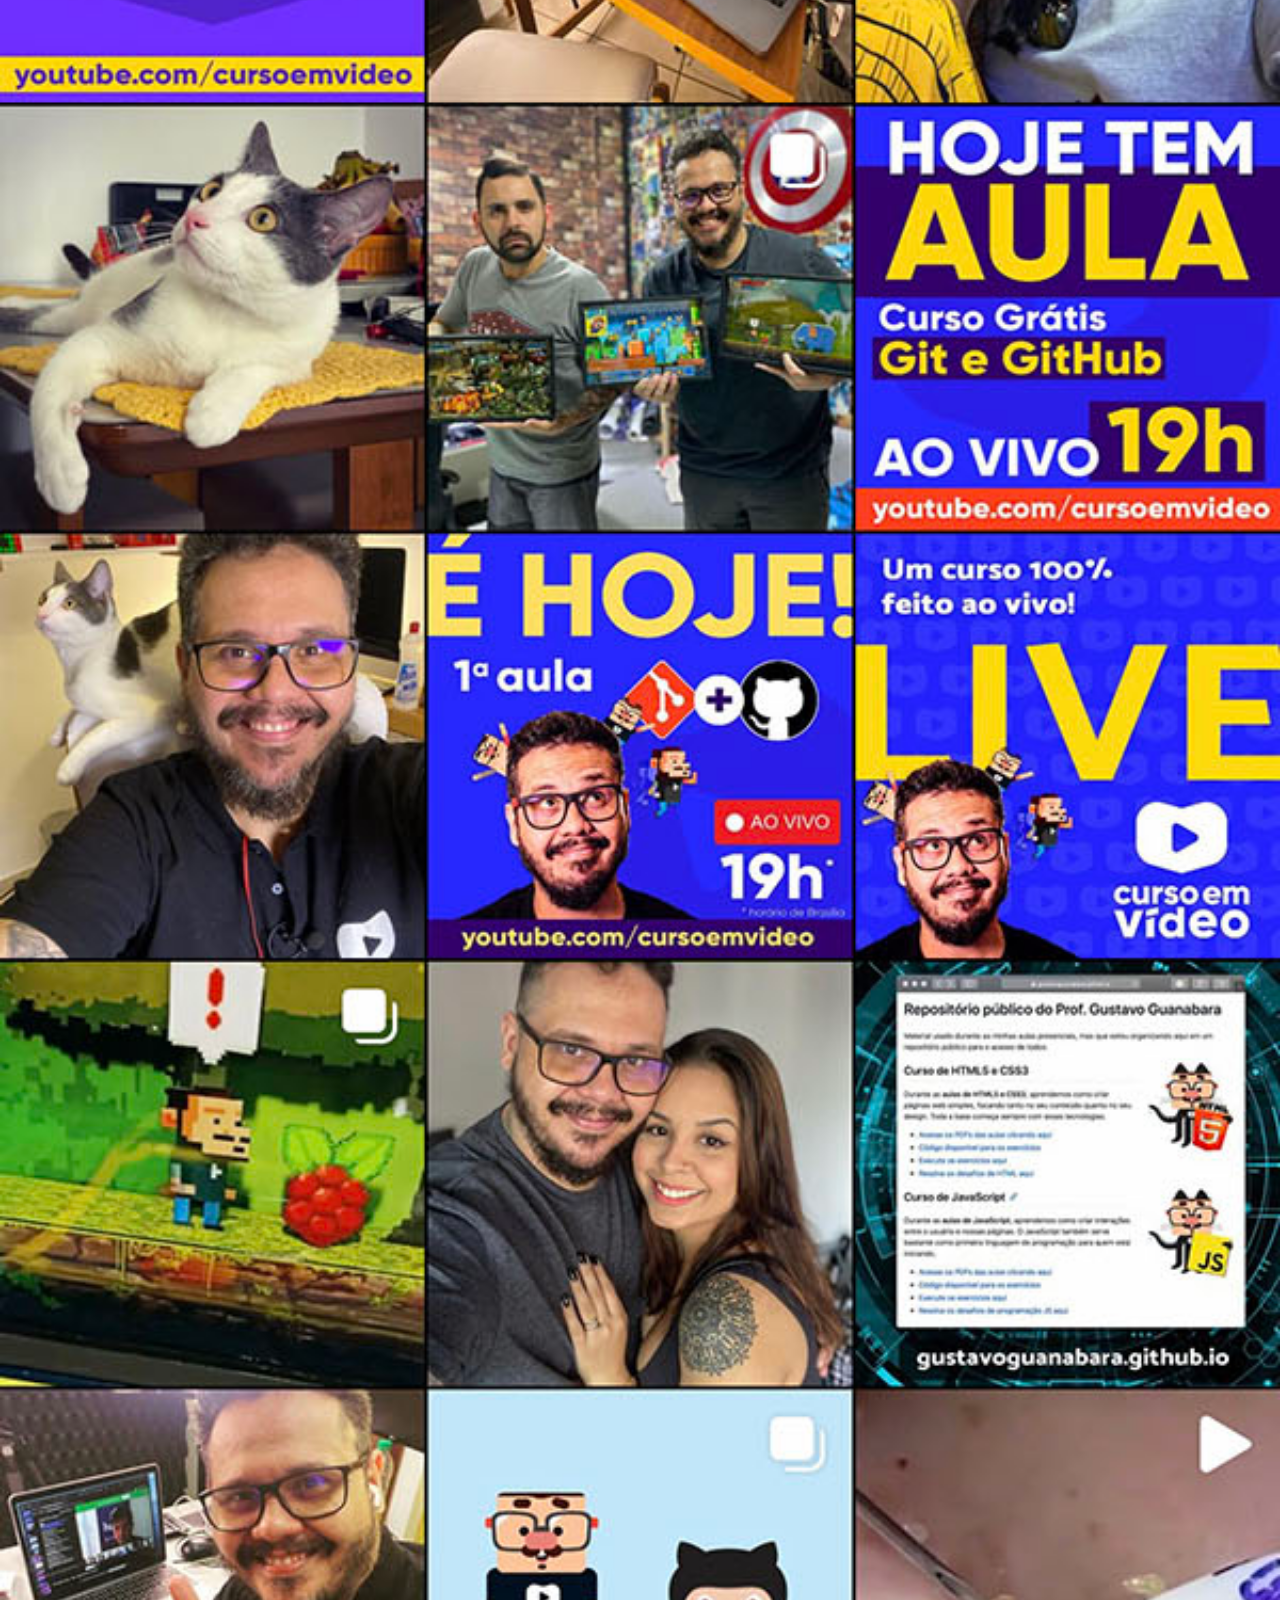
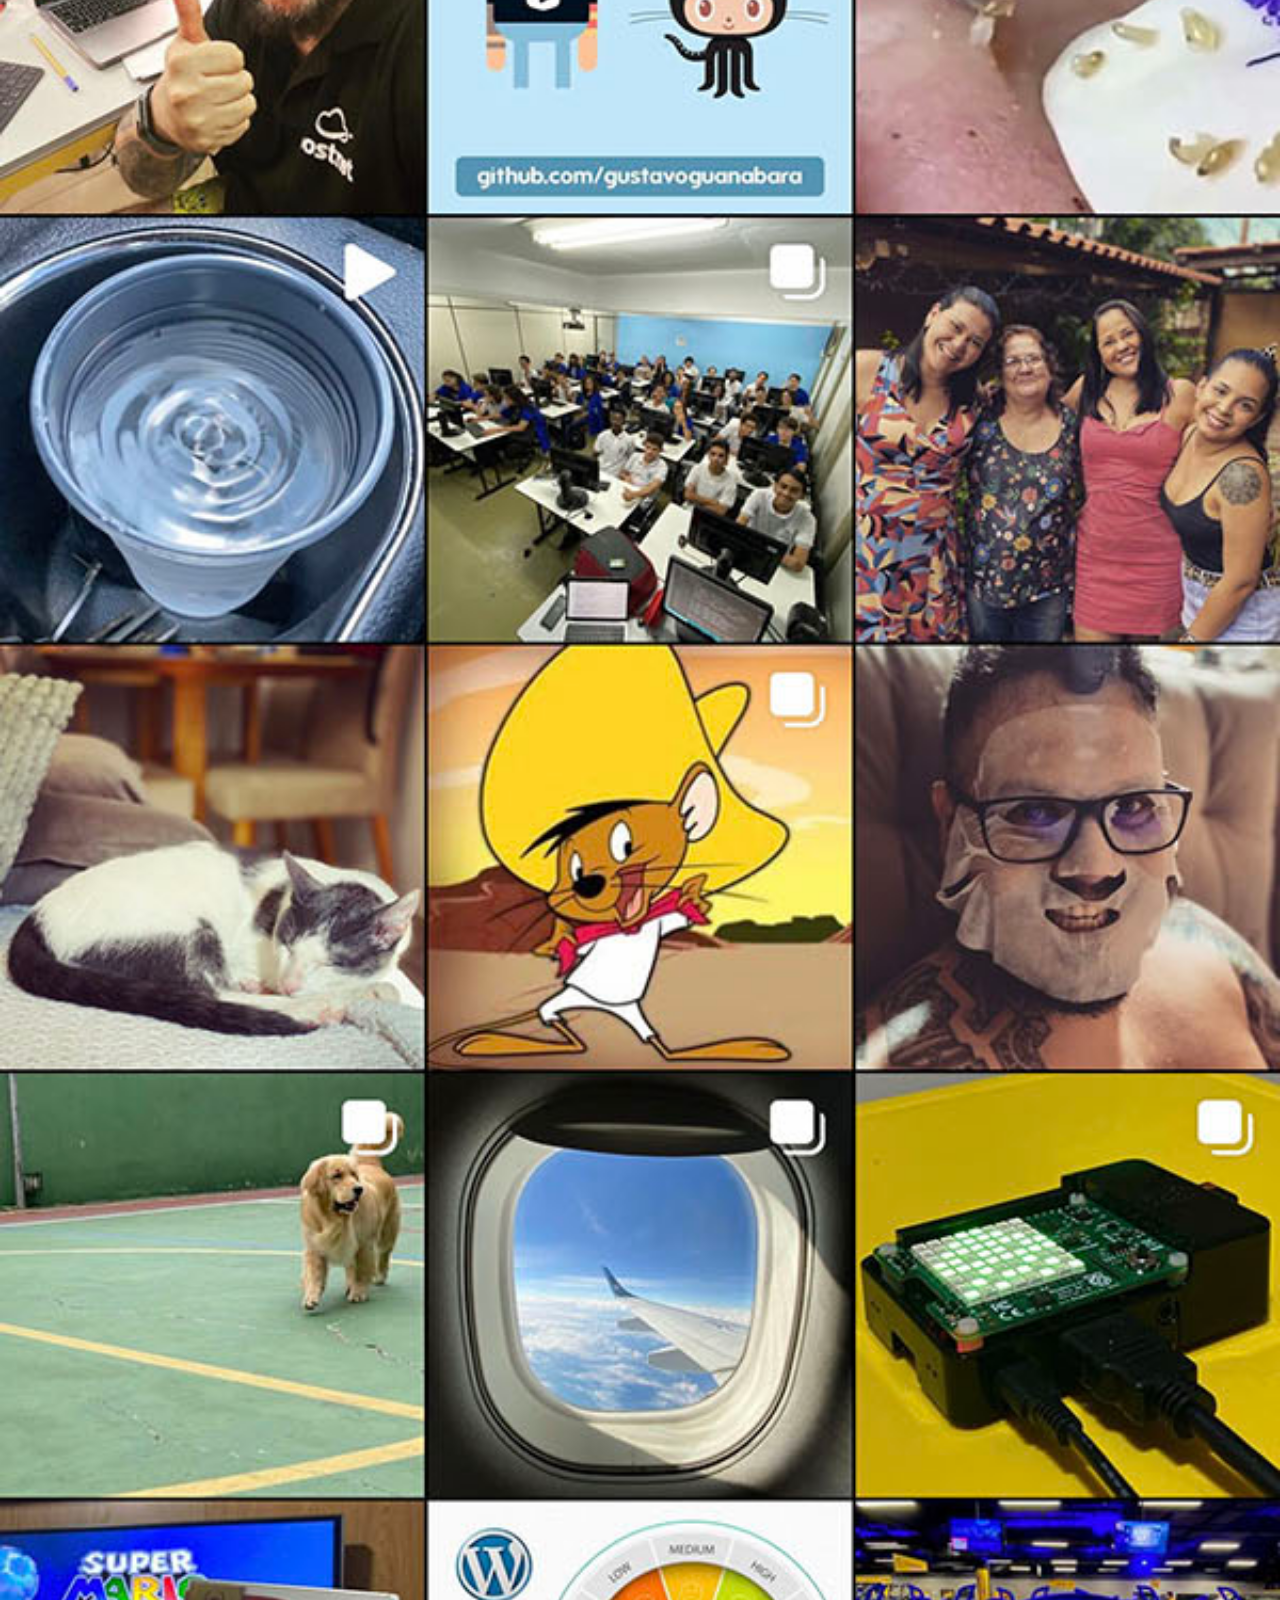
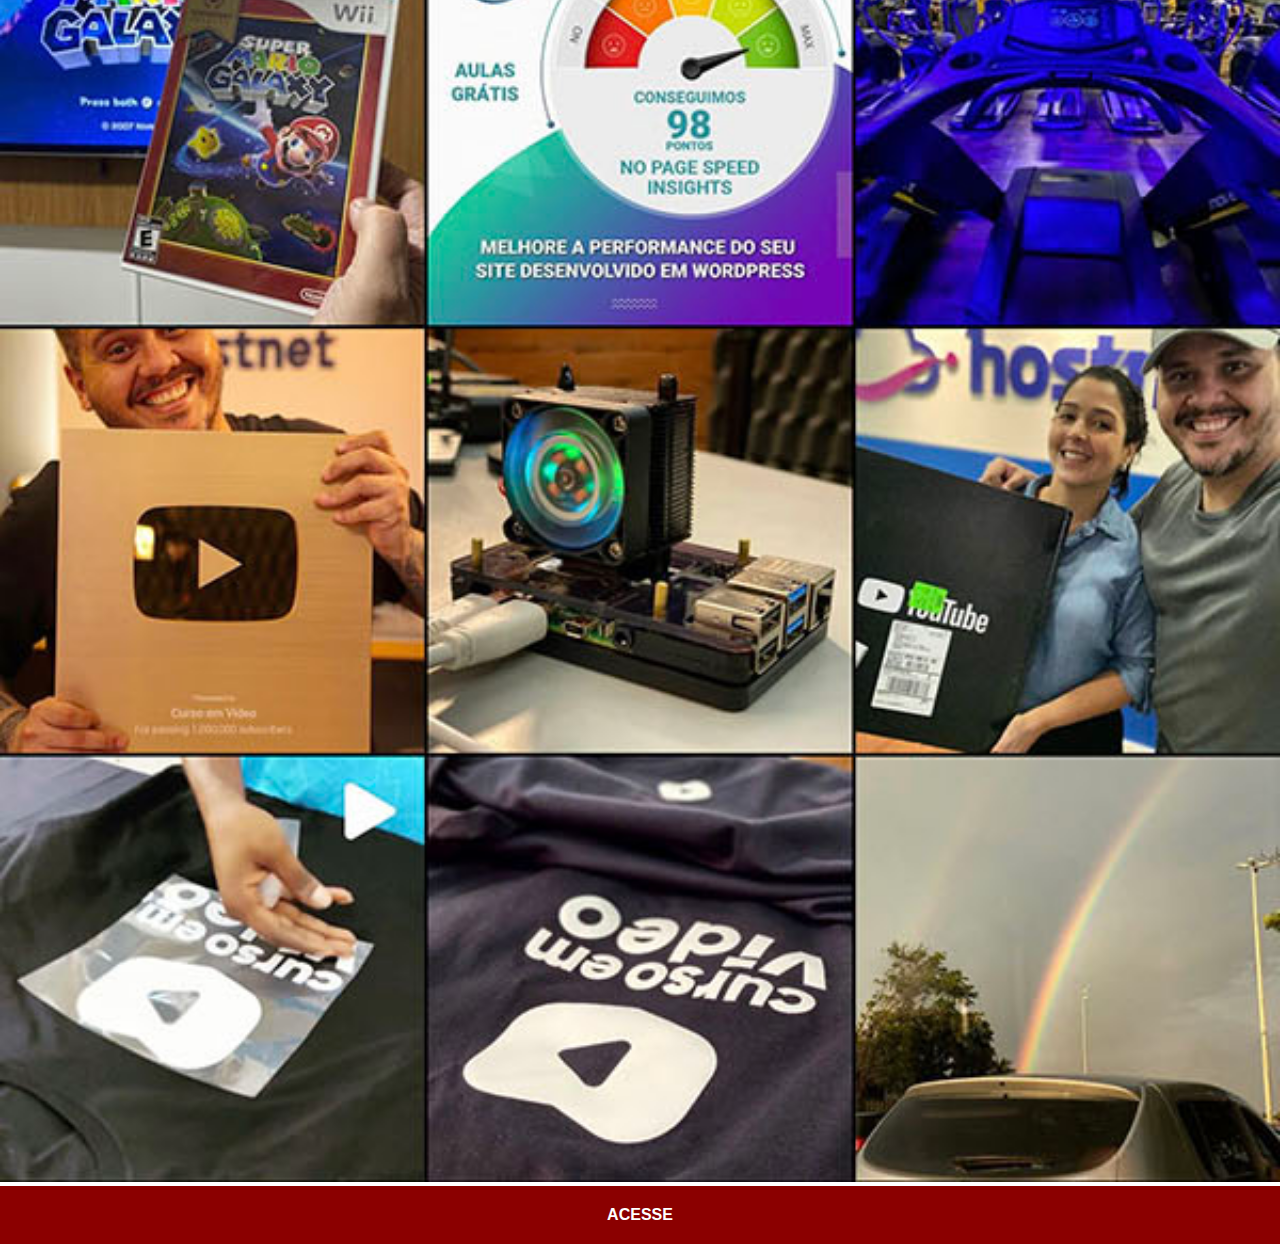
<file: instagram.html>
<!DOCTYPE html>
<html lang="pt-br">
<head>
    <meta charset="UTF-8">
    <meta name="viewport" content="width=device-width, initial-scale=1.0">
    <title>Instagram</title>
    <link rel="stylesheet" href="estilos/social.css">
</head>
<body>
    <img src="imagens/tela-instagram.jpg" alt="Instagram">
    <a href="https://www.instagram.com/s_mateus23/" target="_blank">ACESSE</a>
</body>
</html>
</file>
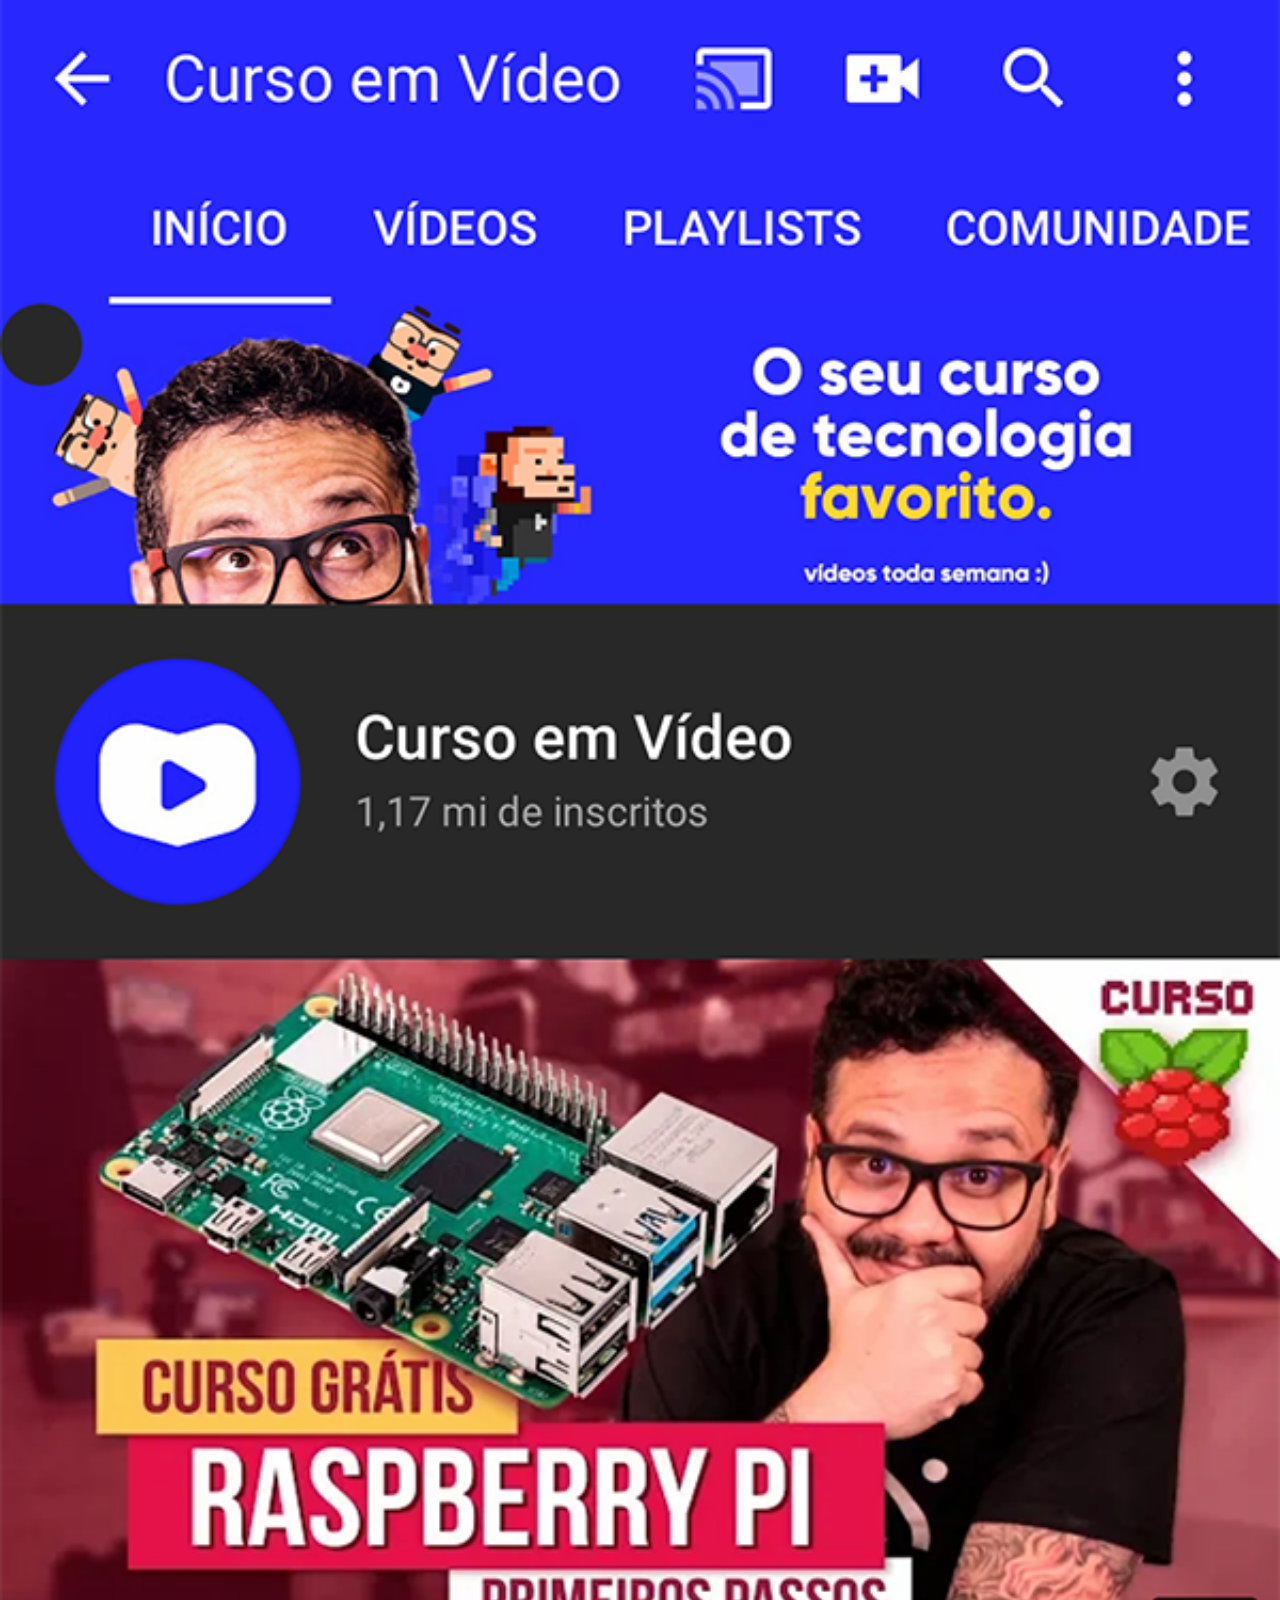
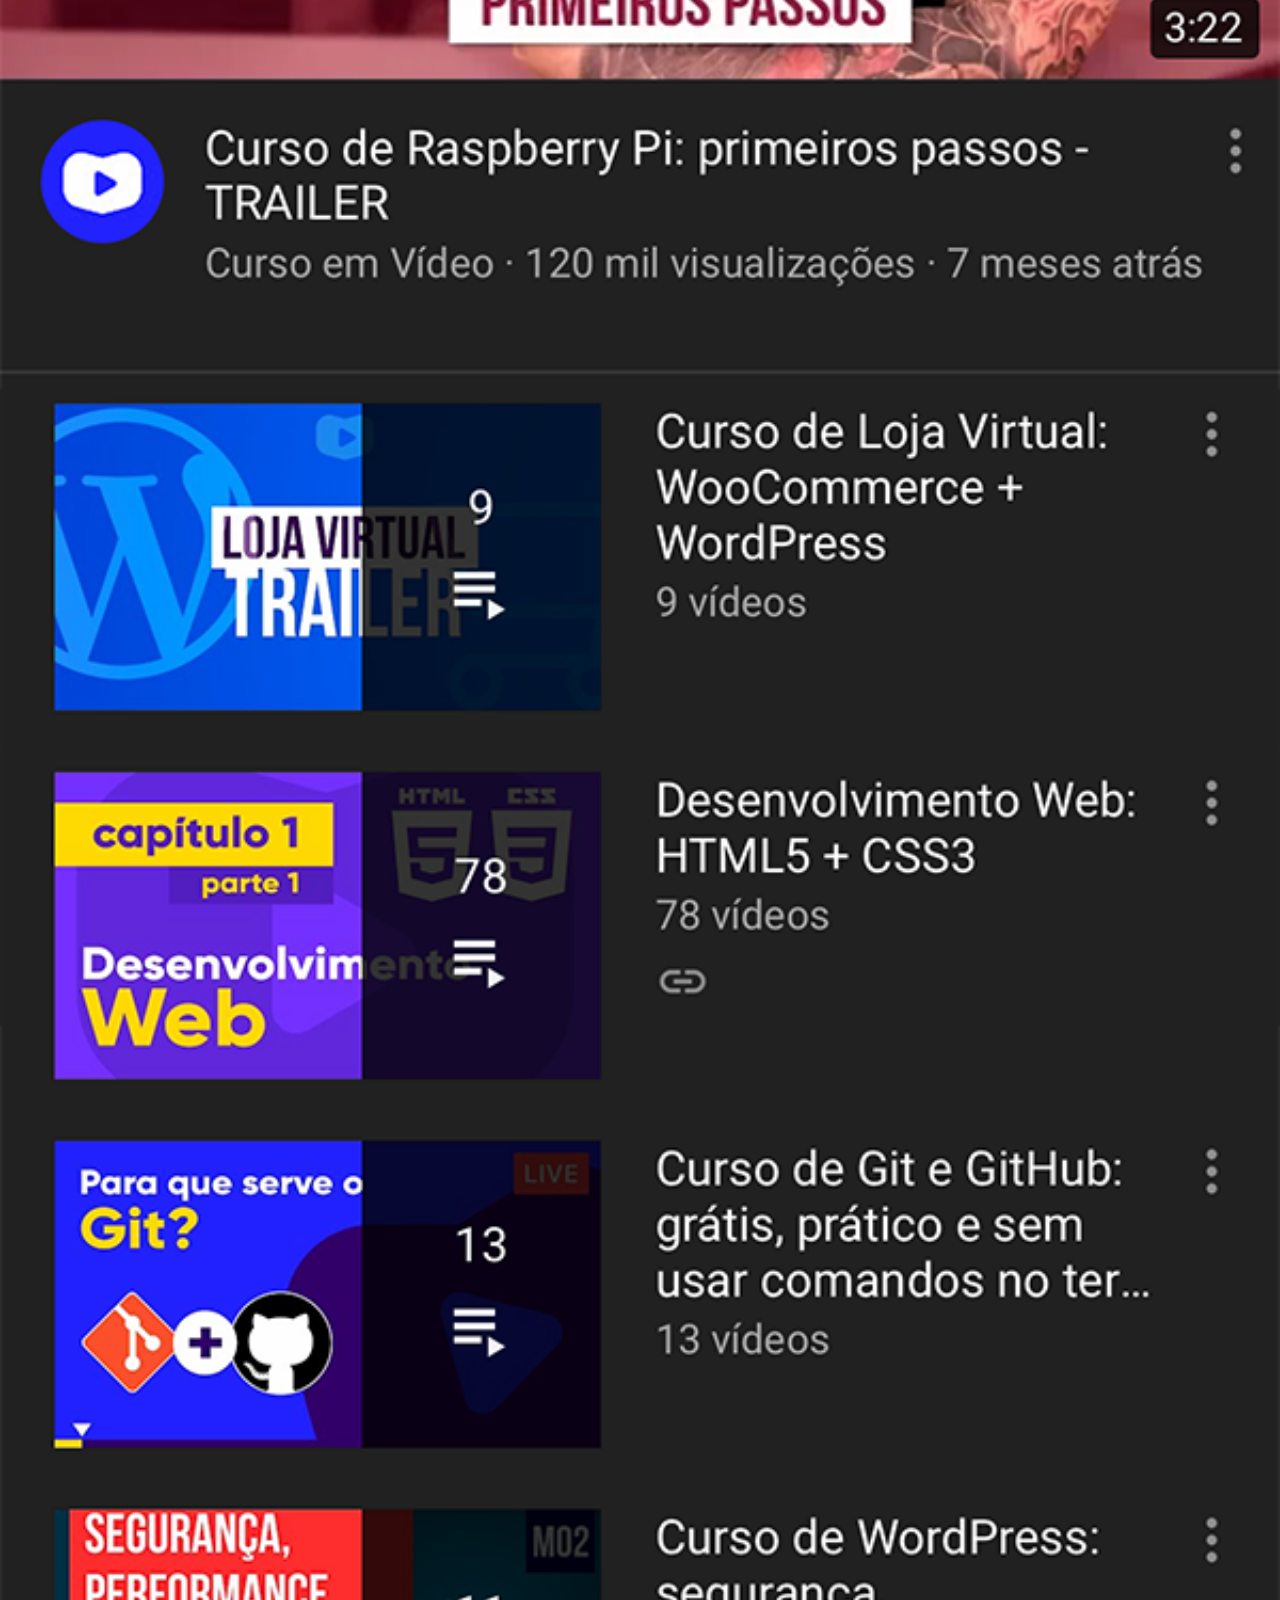
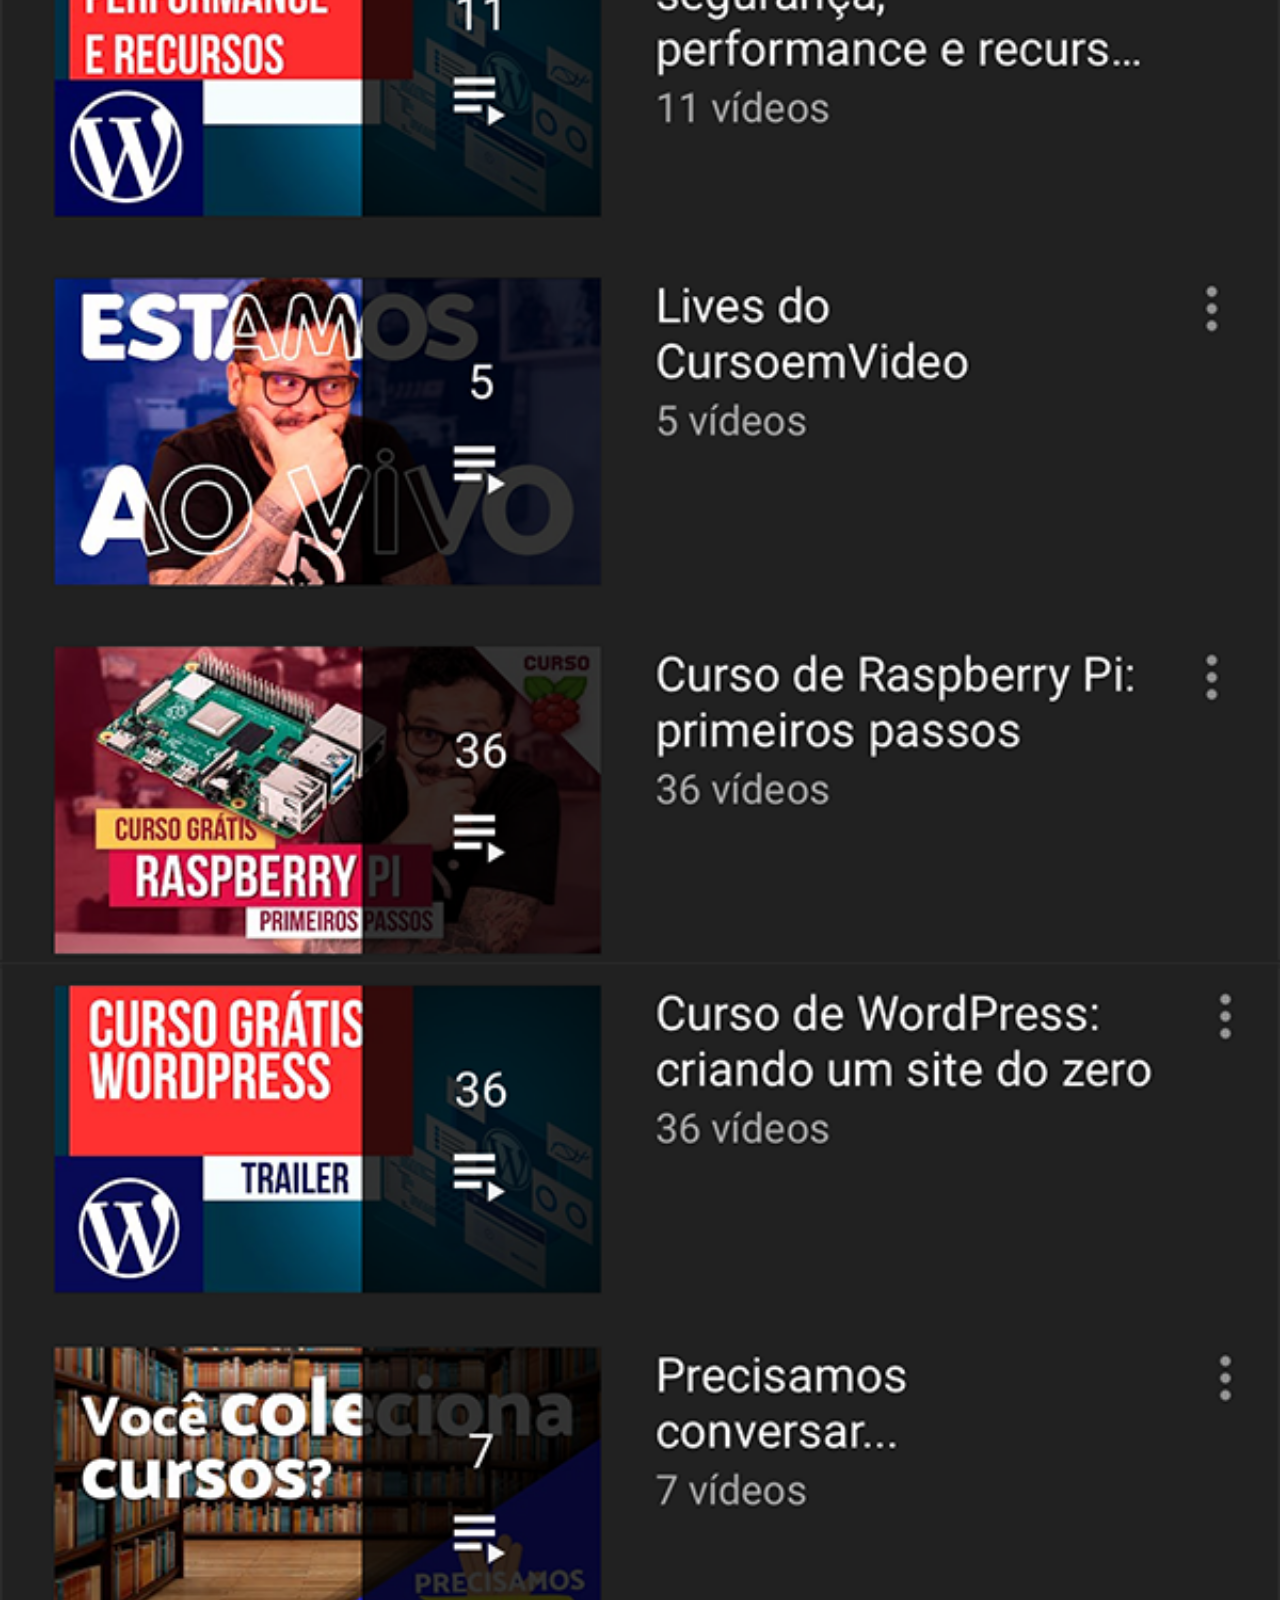
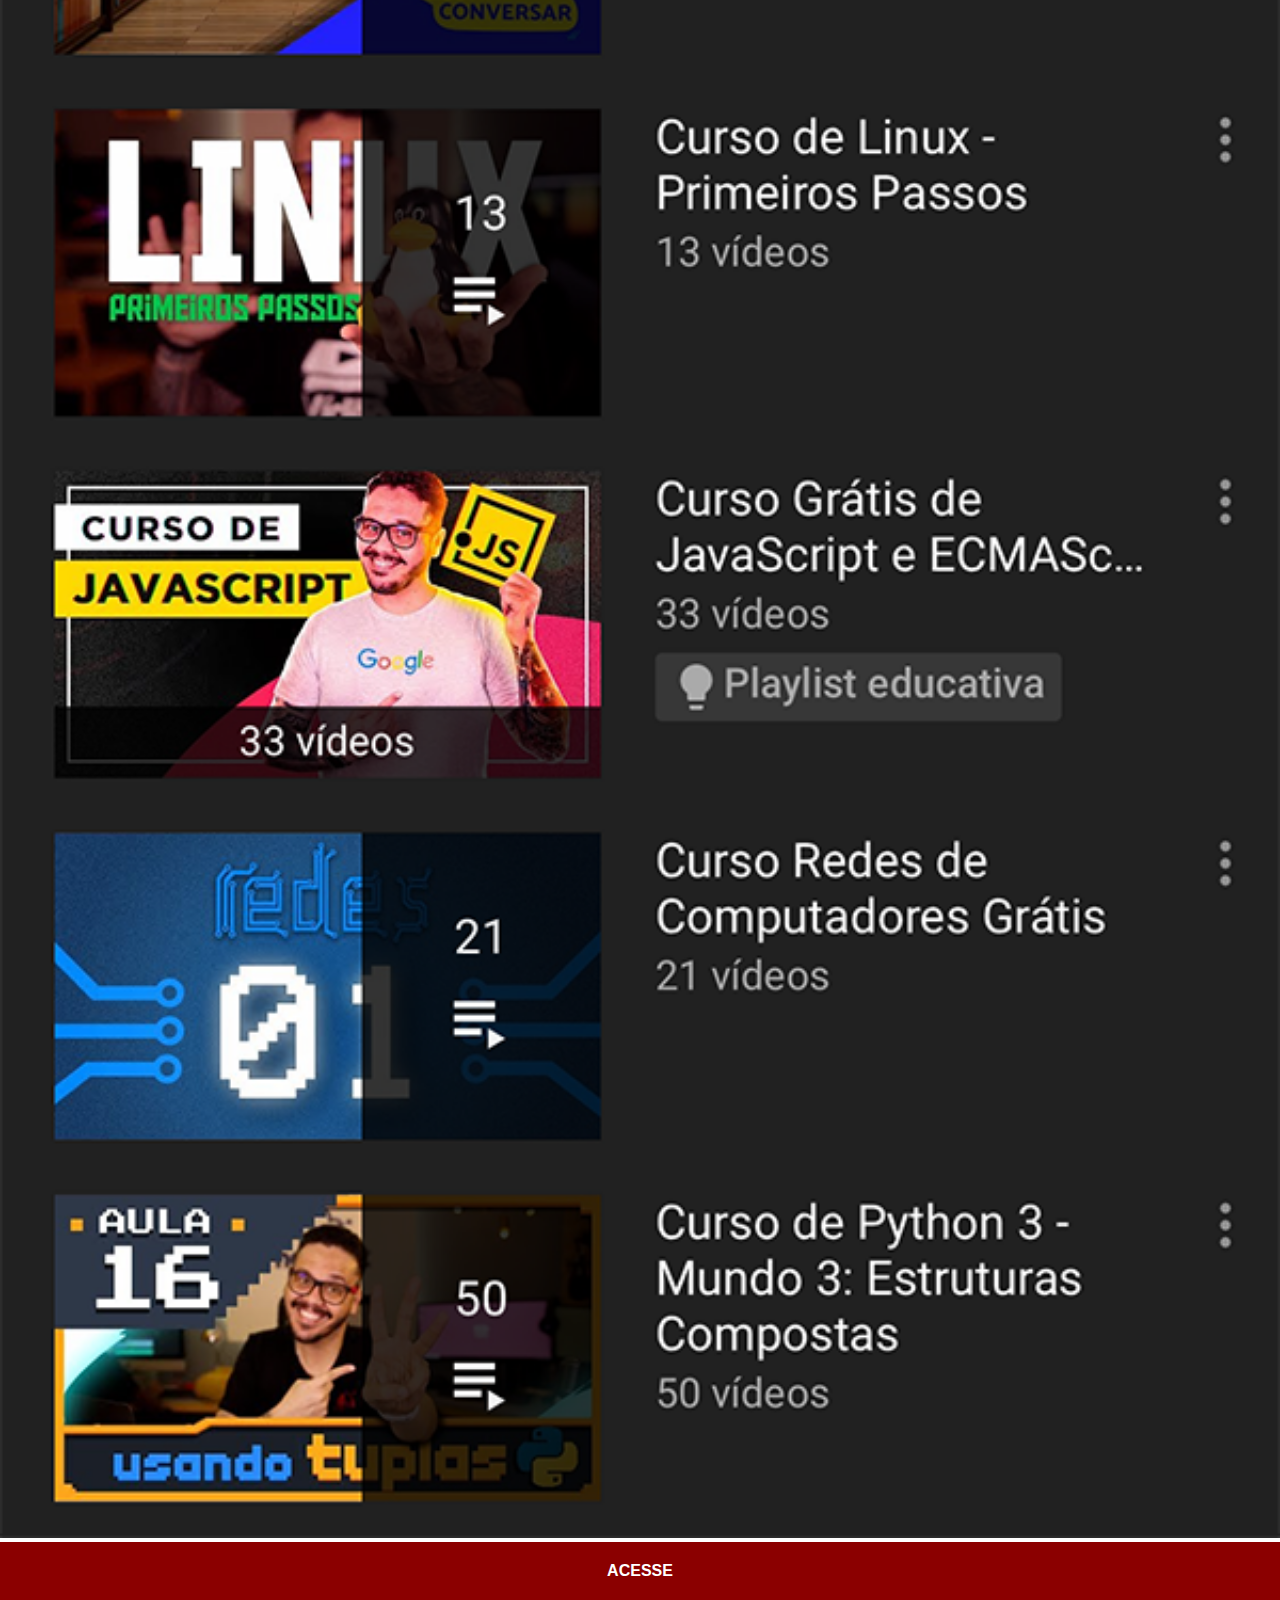
<file: youtube.html>
<!DOCTYPE html>
<html lang="pt-br">
<head>
    <meta charset="UTF-8">
    <meta name="viewport" content="width=device-width, initial-scale=1.0">
    <title>Youtube</title>
    <link rel="stylesheet" href="estilos/social.css">
</head>
<body>
    <img src="imagens/tela-youtube.png" alt="Youtube">
    <a href="https://www.youtube.com/c/CursoemV%C3%ADdeo" target="_blank">ACESSE</a>
</body>
</html>
</file>
<file: estilos/style.css>
@charset "UTF-8";

*{
    margin: 0px;
    padding: 0px;
    font-family: Arial, Helvetica, sans-serif;
}

html,body{
    height: 100vh;
    width: 100vw;
    background-color: black;
}

body{
    background: url('../imagens/fundo-madeira.jpg') no-repeat top center;
    background-size: cover;
    background-attachment: fixed;
}

main{
    height: 100vh;
    position: relative;
    
}

section#telefone{
    position: absolute;
    top: 50%;
    left: 50%;
    transform: translate(-50%, -50%);

    height: 627px;
    width: 311px;
    background:url('../imagens/frame-iphone.png') no-repeat;
}

iframe#tela{
    position: relative;
    top: 80px;
    left: 22px;
    width: 267px;
    height: 471px;
}
  section#redes-sociais {
    text-align: right;
  }

section#redes-sociais img {
    width: 50px;
    margin: 10px;
    border-radius: 50%;
    box-shadow: 2px 2px 2px rgba(0, 0, 0, 0.400);
    box-sizing: border-box;
}
section#redes-sociais img:hover {
    border: 2px solid rgba(255, 255, 255, 0.637);
    transform: translate(-3px, -3px);
    box-shadow: 5px 5px 10px black;
    transition: transform 1s, border 1s;
}
</file>
<file: estilos/social.css>
@charset "UTF-8";

*{
    margin: 0px;
    padding: 0px;
    font-family: Arial, Helvetica, sans-serif;
    }
    ::-webkit-scrollbar{
        width: 0px;
        height: 0px;
    }
  img {
        width: 100vw;
  }
  a {
      display: block;
      background-color: darkred;
      color: white;
      padding:20px;
      text-align: center;
      font-weight: bolder;
      text-decoration: none;
  }
  
  a:hover {
    background-color: red;
  }
</file>
